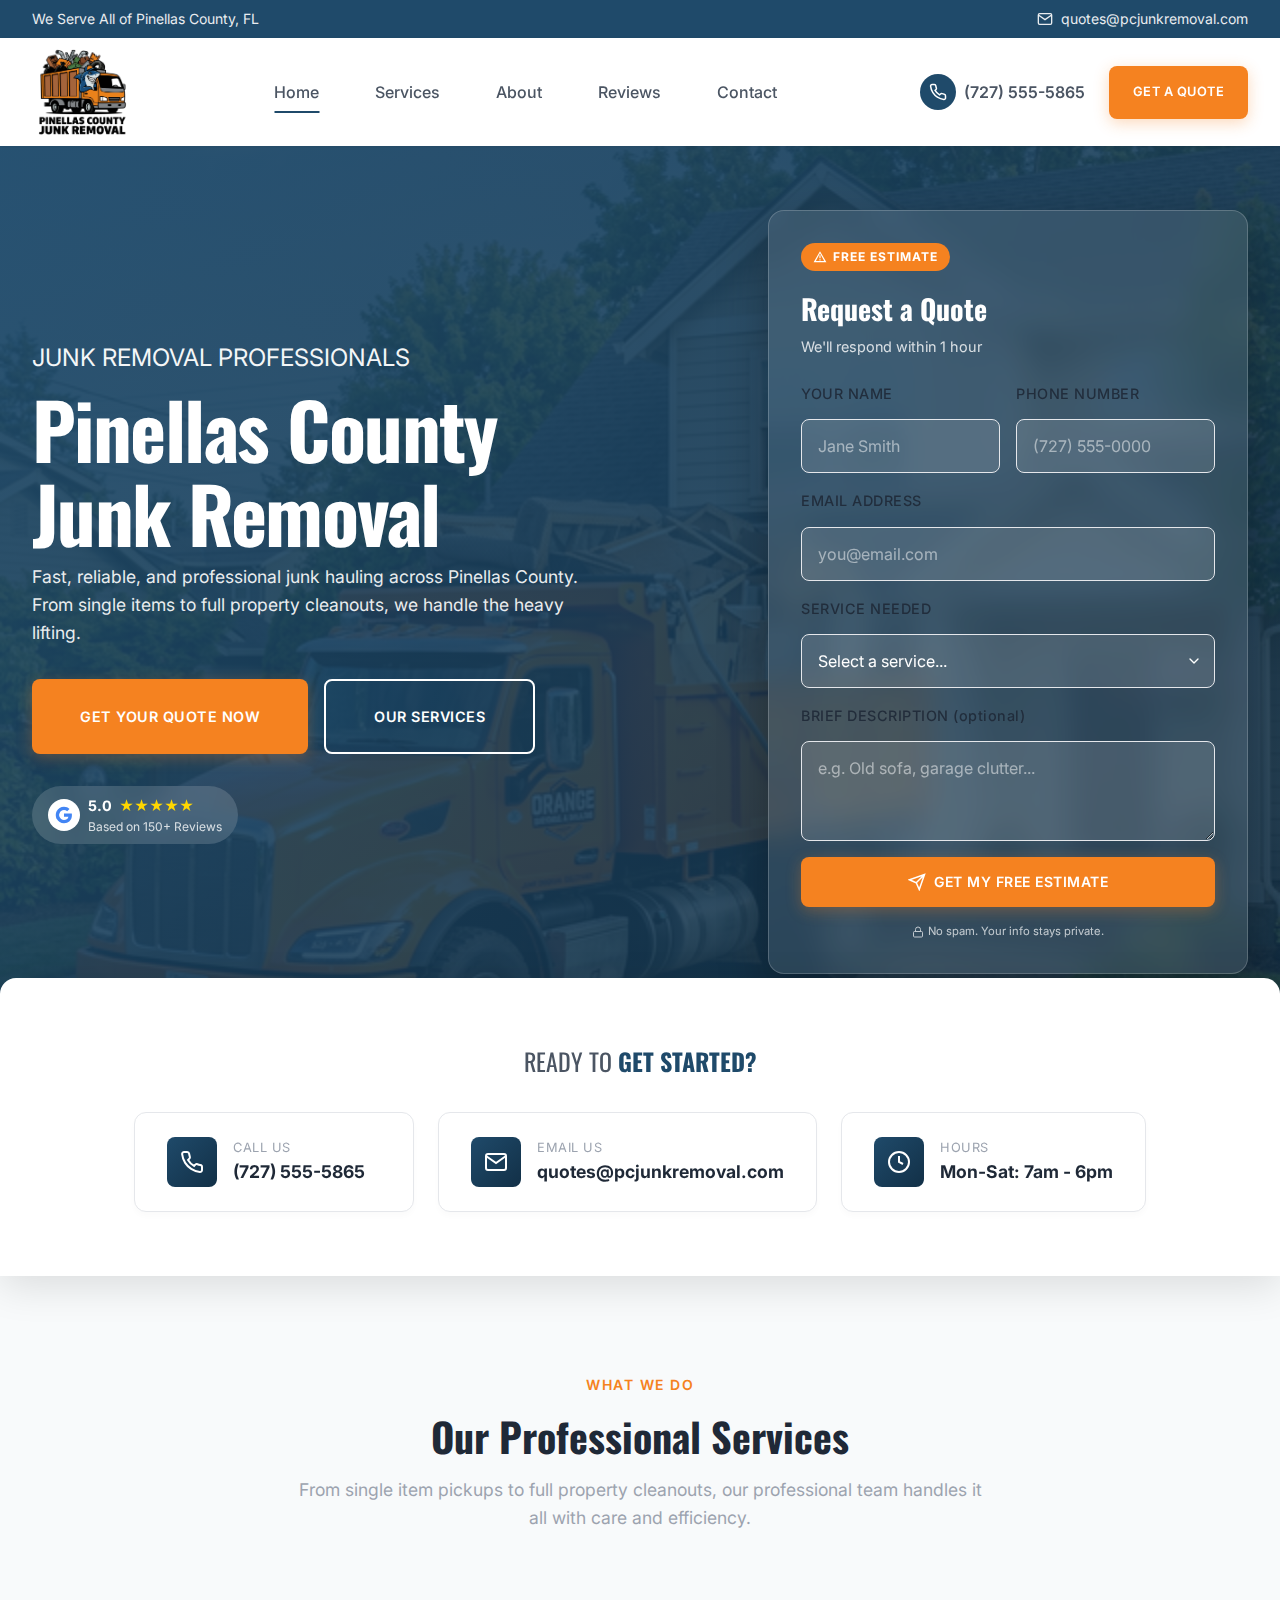
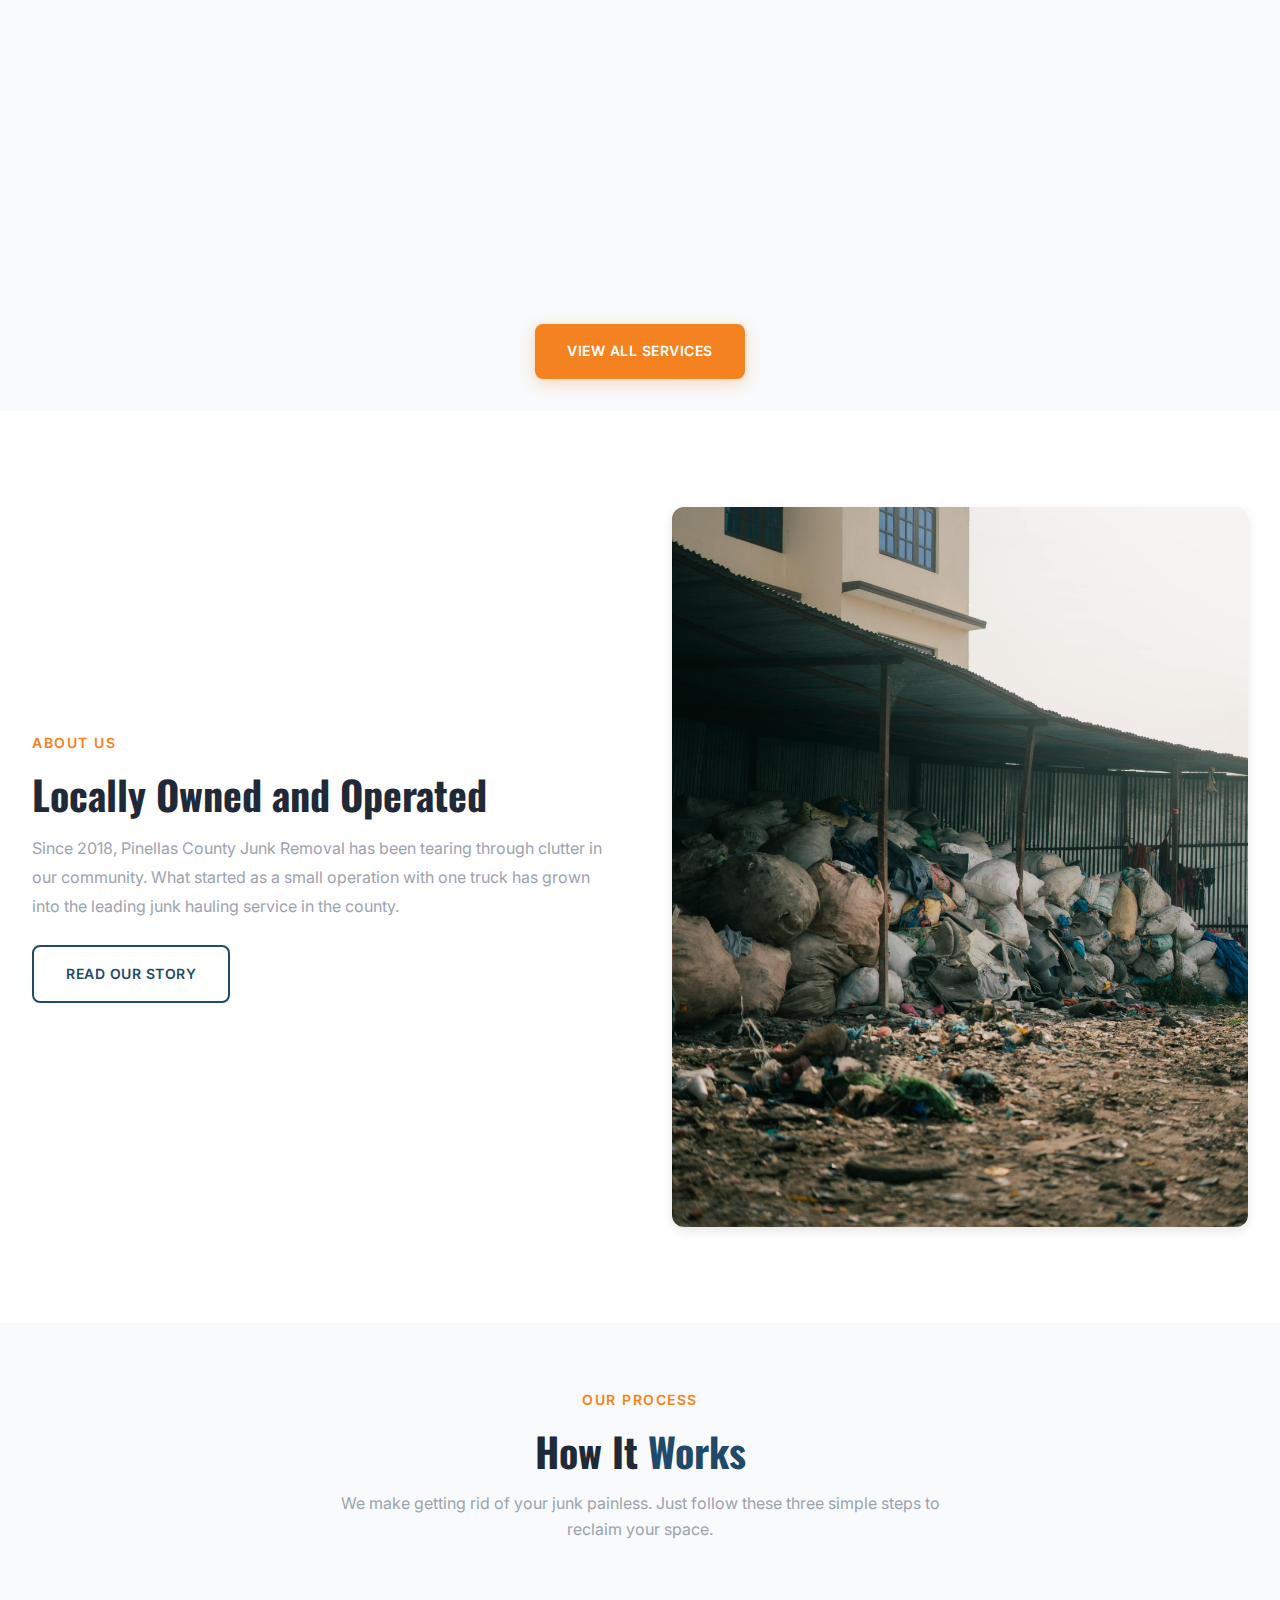
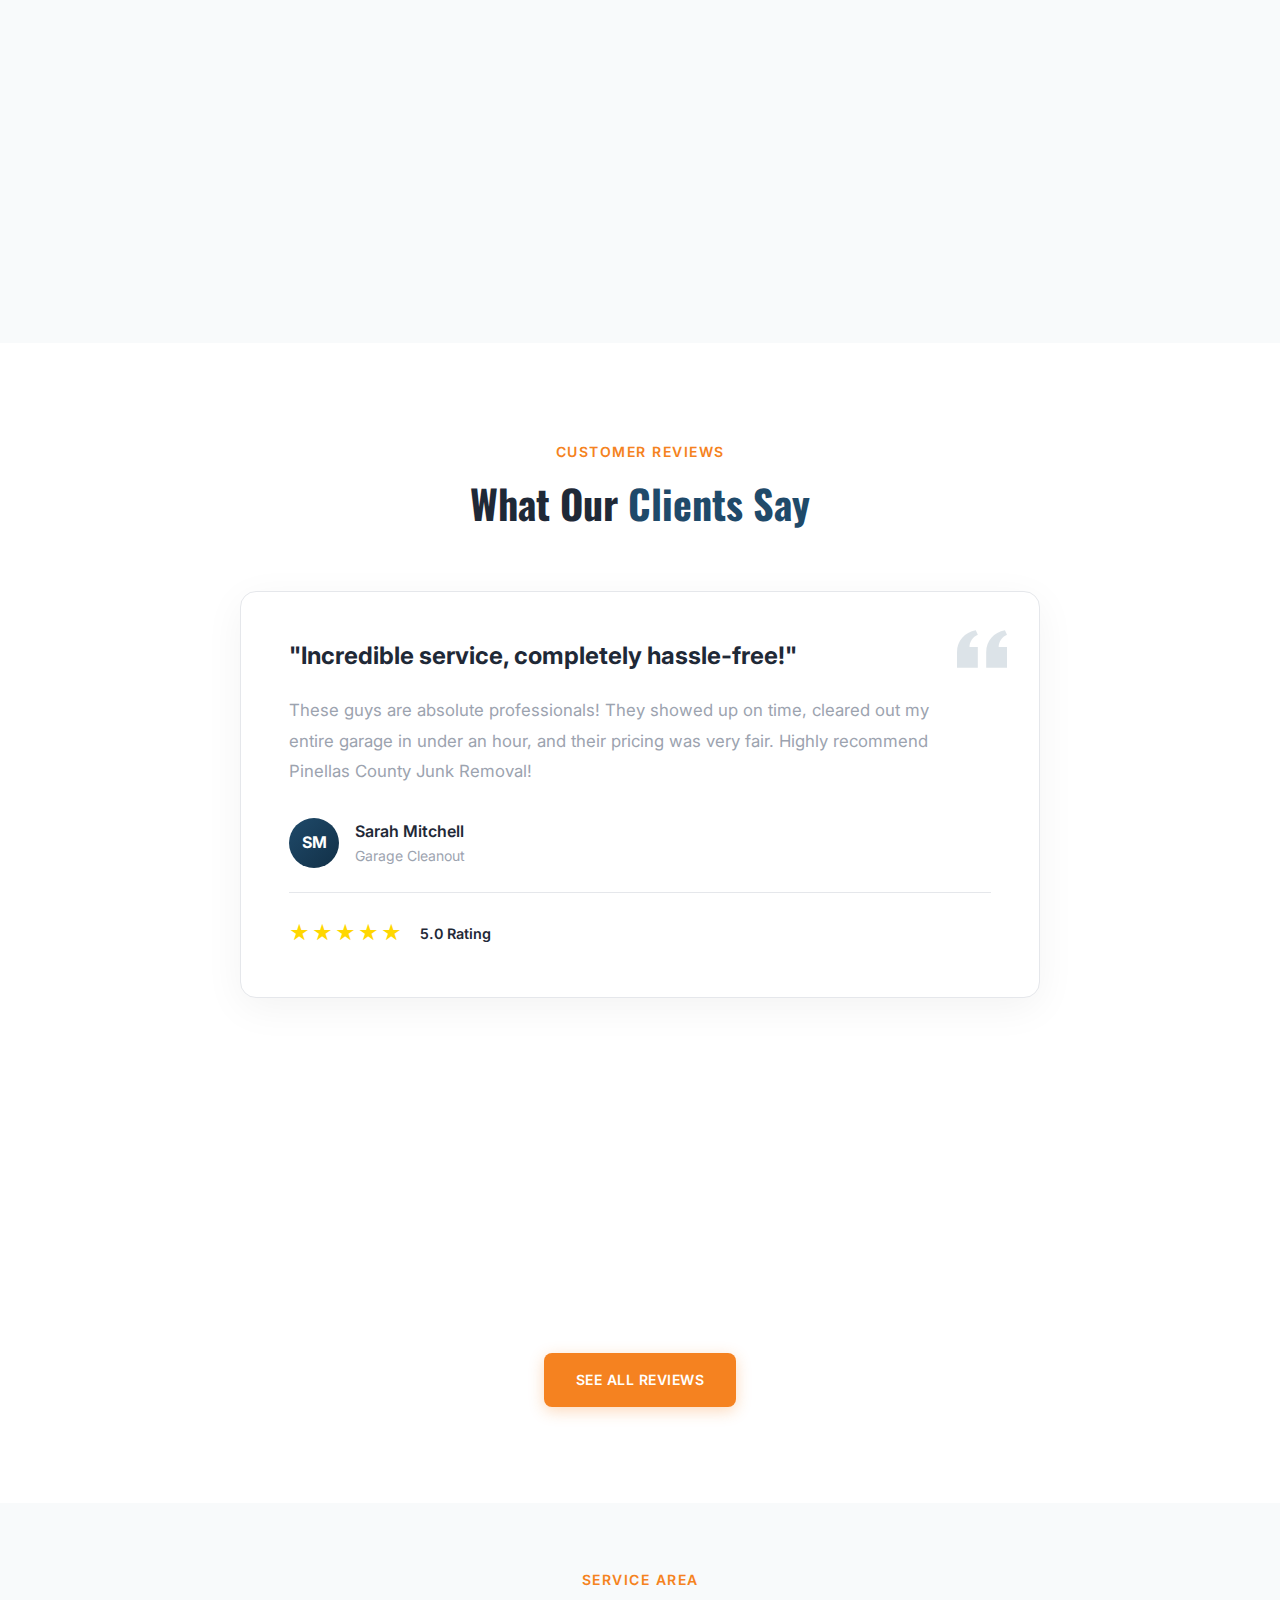
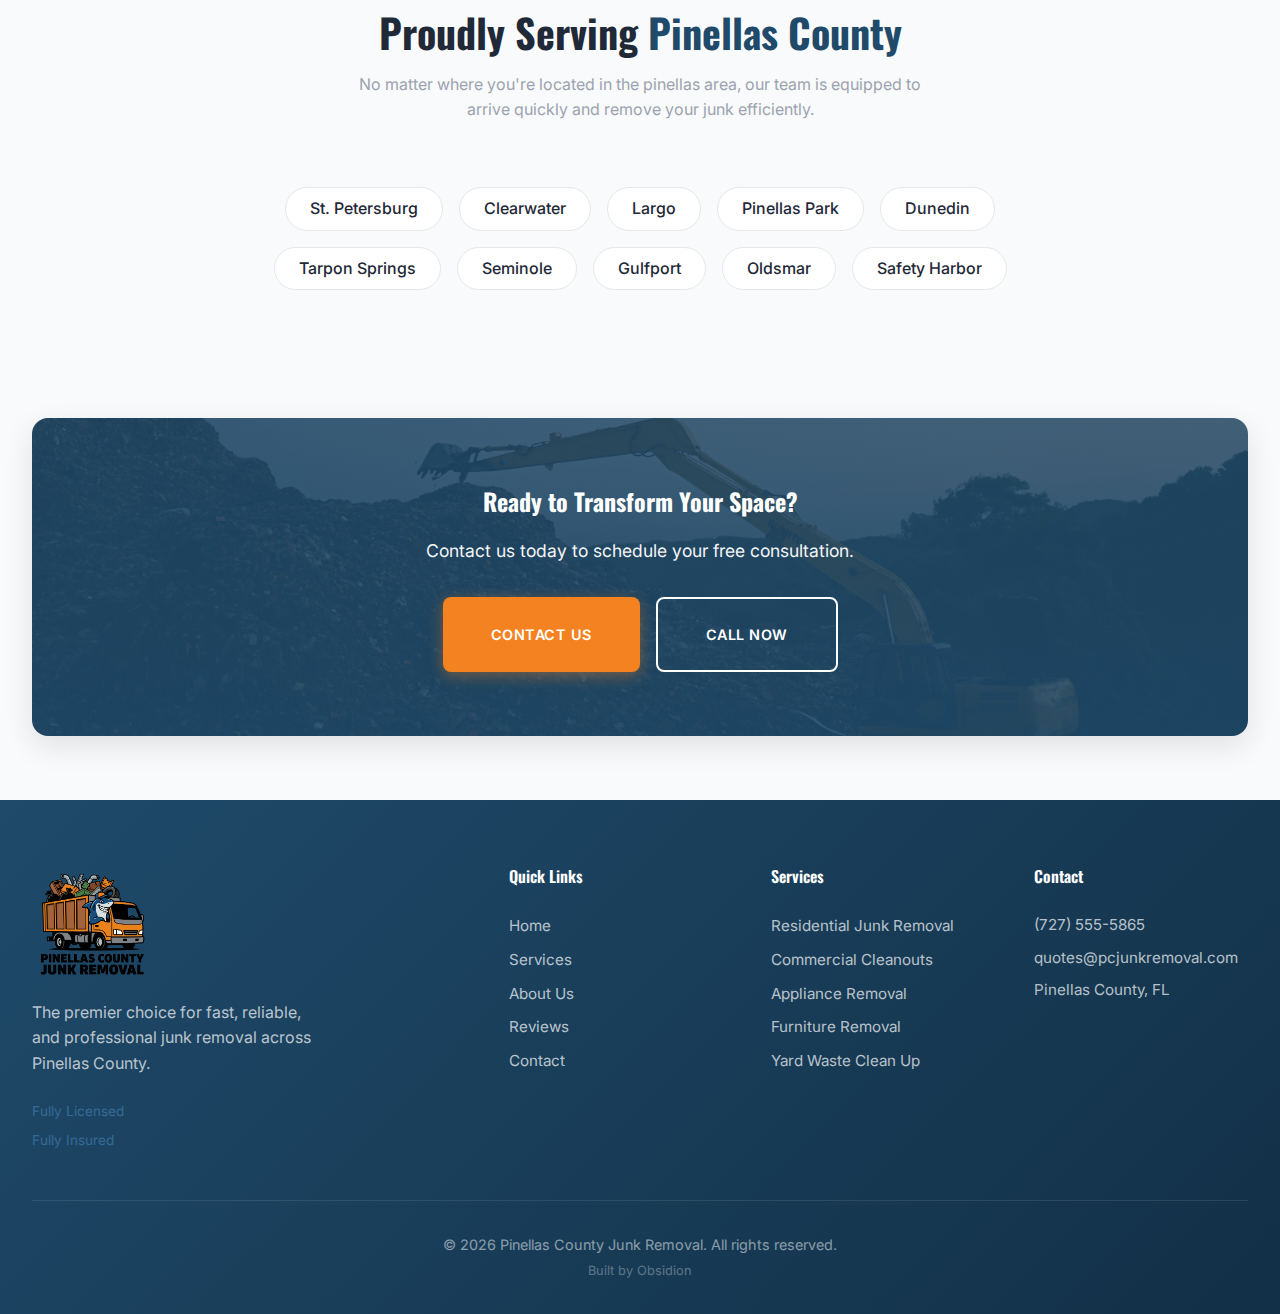
<file: index.html>
<!DOCTYPE html>
<html lang="en">

<head>
    <meta charset="UTF-8">
    <meta name="viewport" content="width=device-width, initial-scale=1.0">
    <title>Pinellas County Junk Removal | Taking a Bite Out of Your Junk!</title>
    <meta name="description"
        content="Expert junk removal services in Pinellas County. We handle everything efficiently so you don't have to.">
    <!-- Open Graph & SEO -->
    <meta property="og:title" content="Pinellas County Junk Removal | Taking a Bite Out of Your Junk!">
    <meta property="og:description"
        content="Expert junk removal services in Pinellas County. We handle everything efficiently so you don't have to.">
    <meta property="og:image" content="assets/og-image.png">
    <meta property="og:url" content="https://www.pcjunkremoval.com/">
    <meta property="og:type" content="website">
    <meta property="og:site_name" content="Pinellas County Junk Removal">
    <meta property="og:locale" content="en_US">
    <link rel="icon" type="image/png" href="assets/logo.png">

    <link rel="preconnect" href="https://fonts.googleapis.com">
    <link rel="preconnect" href="https://fonts.gstatic.com" crossorigin>
    <link href="https://fonts.googleapis.com/css2?family=Inter:wght@400;500;600;700;800&display=swap" rel="stylesheet">
    <link rel="stylesheet" href="styles.css">
</head>

<body>
    <!-- Top Bar -->
    <div class="top-bar">
        <div class="top-bar-content">
            <span class="top-bar-text">We Serve All of Pinellas County, FL</span>
            <a href="mailto:quotes@pcjunkremoval.com" class="top-bar-email">
                <svg viewBox="0 0 24 24" fill="none" stroke="currentColor" stroke-width="2">
                    <path d="M4 4h16c1.1 0 2 .9 2 2v12c0 1.1-.9 2-2 2H4c-1.1 0-2-.9-2-2V6c0-1.1.9-2 2-2z"></path>
                    <polyline points="22,6 12,13 2,6"></polyline>
                </svg>
                quotes@pcjunkremoval.com
            </a>
        </div>
    </div>

    <!-- Navigation -->
    <nav class="navbar" id="navbar">
        <div class="nav-container">
            <a href="index.html" class="logo" aria-label="Pinellas County Junk Removal Home">
                <img src="assets/logo.png" alt="Pinellas County Junk Removal" class="nav-logo-img">
            </a>
            <button class="nav-toggle" id="navToggle" aria-label="Toggle navigation" tabindex="0">
                <span class="hamburger"></span>
            </button>
            <ul class="nav-menu" id="navMenu">
                <li><a href="index.html" class="nav-link active">Home</a></li>
                <li><a href="services.html" class="nav-link">Services</a></li>
                <li><a href="about.html" class="nav-link">About</a></li>
                <li><a href="reviews.html" class="nav-link">Reviews</a></li>
                <li><a href="contact.html" class="nav-link">Contact</a></li>
            </ul>
            <div class="nav-actions">
                <a href="tel:+17275555865" class="nav-phone">
                    <div class="phone-icon-wrapper">
                        <svg viewBox="0 0 24 24" fill="none" stroke="currentColor" stroke-width="2">
                            <path
                                d="M22 16.92v3a2 2 0 01-2.18 2 19.79 19.79 0 01-8.63-3.07 19.5 19.5 0 01-6-6 19.79 19.79 0 01-3.07-8.67A2 2 0 014.11 2h3a2 2 0 012 1.72 12.84 12.84 0 00.7 2.81 2 2 0 01-.45 2.11L8.09 9.91a16 16 0 006 6l1.27-1.27a2 2 0 012.11-.45 12.84 12.84 0 002.81.7A2 2 0 0122 16.92z" />
                        </svg>
                    </div>
                    <span>(727) 555-5865</span>
                </a>
                <a href="tel:+17275555865" class="btn btn-nav-cta">GET A QUOTE</a>
            </div>
        </div>
    </nav>

    <!-- Hero Section -->
    <section class="hero" id="home">
        <div class="hero-bg"></div>
        <div class="hero-overlay"></div>
        <div class="hero-content">
            <div class="hero-text">
                <span class="hero-label">JUNK REMOVAL PROFESSIONALS</span>
                <h1 class="hero-title">Pinellas County Junk Removal</h1>
                <p class="hero-desc">Fast, reliable, and professional junk hauling across Pinellas County. From single
                    items to full property cleanouts, we handle the heavy lifting.</p>
                <div class="hero-cta">
                    <a href="#hero-name" class="btn btn-primary btn-lg">GET YOUR QUOTE NOW</a>
                    <a href="services.html" class="btn btn-secondary btn-lg">Our Services</a>
                </div>

                <div class="hero-badges">
                    <div class="badge">
                        <div class="badge-icon google">
                            <svg viewBox="0 0 24 24" fill="currentColor">
                                <path
                                    d="M22.56 12.25c0-.78-.07-1.53-.2-2.25H12v4.26h5.92c-.26 1.37-1.04 2.53-2.21 3.31v2.77h3.57c2.08-1.92 3.28-4.74 3.28-8.09z" />
                                <path
                                    d="M12 23c2.97 0 5.46-.98 7.28-2.66l-3.57-2.77c-.98.66-2.23 1.06-3.71 1.06-2.86 0-5.29-1.93-6.16-4.53H2.18v2.84C3.99 20.53 7.7 23 12 23z" />
                                <path
                                    d="M5.84 14.09c-.22-.66-.35-1.36-.35-2.09s.13-1.43.35-2.09V7.07H2.18C1.43 8.55 1 10.22 1 12s.43 3.45 1.18 4.93l2.85-2.22.81-.62z" />
                                <path
                                    d="M12 5.38c1.62 0 3.06.56 4.21 1.64l3.15-3.15C17.45 2.09 14.97 1 12 1 7.7 1 3.99 3.47 2.18 7.07l3.66 2.84c.87-2.6 3.3-4.53 6.16-4.53z" />
                            </svg>
                        </div>
                        <div class="badge-content">
                            <span class="badge-rating">5.0 <span class="stars">★★★★★</span></span>
                            <span class="badge-label">Based on 150+ Reviews</span>
                        </div>
                    </div>
                </div>
            </div>
            <div class="hero-visual">
                <div class="hero-form-card">
                    <div class="form-badge">
                        <svg viewBox="0 0 24 24" fill="currentColor">
                            <path
                                d="M12 2L1 21h22L12 2zm0 3.45L19.15 19H4.85L12 5.45zM11 16h2v2h-2v-2zm0-7h2v5h-2V9z" />
                        </svg>
                        FREE ESTIMATE
                    </div>
                    <h2 class="form-title">Request a Quote</h2>
                    <p class="form-subtitle">We'll respond within 1 hour</p>

                    <form class="hero-quote-form" novalidate>
                        <div class="form-row">
                            <div class="form-group">
                                <label for="hero-name">YOUR NAME</label>
                                <input type="text" id="hero-name" placeholder="Jane Smith" required>
                            </div>
                            <div class="form-group">
                                <label for="hero-phone">PHONE NUMBER</label>
                                <input type="tel" id="hero-phone" placeholder="(727) 555-0000" required>
                            </div>
                        </div>

                        <div class="form-group">
                            <label for="hero-email">EMAIL ADDRESS</label>
                            <input type="email" id="hero-email" placeholder="you@email.com" required>
                        </div>

                        <div class="form-group">
                            <label for="hero-service">SERVICE NEEDED</label>
                            <select id="hero-service" required>
                                <option value="" disabled selected>Select a service...</option>
                                <option value="Residential Junk Removal">Residential Junk Removal</option>
                                <option value="Commercial Cleanouts">Commercial Cleanouts</option>
                                <option value="Appliance Removal">Appliance Removal</option>
                                <option value="Furniture Removal">Furniture Removal</option>
                                <option value="Yard Waste Clean Up">Yard Waste Clean Up</option>
                                <option value="Other">Other</option>
                            </select>
                        </div>

                        <div class="form-group">
                            <label for="hero-desc">BRIEF DESCRIPTION (optional)</label>
                            <textarea id="hero-desc" placeholder="e.g. Old sofa, garage clutter..."></textarea>
                        </div>

                        <button type="submit" class="btn btn-primary btn-full">
                            <svg viewBox="0 0 24 24" fill="none" stroke="currentColor" stroke-width="2"
                                style="width: 18px; height: 18px;">
                                <path d="M22 2L11 13M22 2l-7 20-4-9-9-4 20-7z"></path>
                            </svg>
                            GET MY FREE ESTIMATE
                        </button>

                        <p class="form-footer">
                            <svg viewBox="0 0 24 24" fill="none" stroke="currentColor" stroke-width="2"
                                style="width: 12px; height: 12px; margin-right: 4px;">
                                <rect x="3" y="11" width="18" height="11" rx="2" ry="2"></rect>
                                <path d="M7 11V7a5 5 0 0110 0v4"></path>
                            </svg>
                            No spam. Your info stays private.
                        </p>
                    </form>
                </div>
            </div>
        </div>
    </section>

    <!-- Contact Bar Section -->
    <section class="contact-bar" id="book">
        <div class="contact-bar-container">
            <h2 class="contact-bar-title">READY TO <strong>GET STARTED?</strong></h2>
            <div class="contact-bar-cards">
                <a href="tel:+17275555865" class="contact-card">
                    <div class="contact-card-icon">
                        <svg viewBox="0 0 24 24" fill="none" stroke="currentColor" stroke-width="2">
                            <path
                                d="M22 16.92v3a2 2 0 01-2.18 2 19.79 19.79 0 01-8.63-3.07 19.5 19.5 0 01-6-6 19.79 19.79 0 01-3.07-8.67A2 2 0 014.11 2h3a2 2 0 012 1.72 12.84 12.84 0 00.7 2.81 2 2 0 01-.45 2.11L8.09 9.91a16 16 0 006 6l1.27-1.27a2 2 0 012.11-.45 12.84 12.84 0 002.81.7A2 2 0 0122 16.92z" />
                        </svg>
                    </div>
                    <div class="contact-card-content">
                        <span class="contact-card-label">Call Us</span>
                        <span class="contact-card-value">(727) 555-5865</span>
                    </div>
                </a>
                <a href="mailto:quotes@pcjunkremoval.com" class="contact-card">
                    <div class="contact-card-icon">
                        <svg viewBox="0 0 24 24" fill="none" stroke="currentColor" stroke-width="2">
                            <path d="M4 4h16c1.1 0 2 .9 2 2v12c0 1.1-.9 2-2 2H4c-1.1 0-2-.9-2-2V6c0-1.1.9-2 2-2z">
                            </path>
                            <polyline points="22,6 12,13 2,6"></polyline>
                        </svg>
                    </div>
                    <div class="contact-card-content">
                        <span class="contact-card-label">Email Us</span>
                        <span class="contact-card-value">quotes@pcjunkremoval.com</span>
                    </div>
                </a>
                <div class="contact-card hours">
                    <div class="contact-card-icon">
                        <svg viewBox="0 0 24 24" fill="none" stroke="currentColor" stroke-width="2">
                            <circle cx="12" cy="12" r="10"></circle>
                            <polyline points="12 6 12 12 16 14"></polyline>
                        </svg>
                    </div>
                    <div class="contact-card-content">
                        <span class="contact-card-label">Hours</span>
                        <span class="contact-card-value">Mon-Sat: 7am - 6pm</span>
                    </div>
                </div>
            </div>
        </div>
    </section>

    <!-- Services Teaser -->
    <section class="services" id="services" style="padding-bottom: 2rem;">
        <div class="container">
            <div class="section-header">
                <span class="section-label">What We Do</span>
                <h2 class="section-title">Our Professional Services</h2>
                <p class="section-desc">From single item pickups to full property cleanouts, our professional team
                    handles it all with care and efficiency.</p>
            </div>
            <div class="services-grid">
                <!-- Service Card 1 -->
                <div class="service-card">
                    <div class="service-icon">
                        <svg viewBox="0 0 24 24" fill="none" stroke="currentColor" stroke-width="1.5">
                            <path d="M12 22s8-4 8-10V5l-8-3-8 3v7c0 6 8 10 8 10z"></path>
                            <path d="M8 11l3 3 5-5"></path>
                        </svg>
                    </div>
                    <h3 class="service-title">Residential Junk Removal</h3>
                    <p class="service-desc">We clear out clutter from homes, apartments, and garages quickly and
                        carefully.</p>
                </div>
                <!-- Service Card 2 -->
                <div class="service-card">
                    <div class="service-icon">
                        <svg viewBox="0 0 24 24" fill="none" stroke="currentColor" stroke-width="1.5">
                            <rect x="3" y="3" width="18" height="18" rx="2" ry="2"></rect>
                            <line x1="3" y1="9" x2="21" y2="9"></line>
                            <line x1="9" y1="21" x2="9" y2="9"></line>
                        </svg>
                    </div>
                    <h3 class="service-title">Commercial Cleanouts</h3>
                    <p class="service-desc">Professional junk removal for offices, retail spaces, and warehouses. Keep
                        your business running smoothly.</p>
                </div>
                <!-- Service Card 3 -->
                <div class="service-card">
                    <div class="service-icon">
                        <svg viewBox="0 0 24 24" fill="none" stroke="currentColor" stroke-width="1.5">
                            <path d="M3 9l9-7 9 7v11a2 2 0 01-2 2H5a2 2 0 01-2-2z"></path>
                            <polyline points="9 22 9 12 15 12 15 22"></polyline>
                        </svg>
                    </div>
                    <h3 class="service-title">Appliance Removal</h3>
                    <p class="service-desc">Safe and eco-friendly hauling and disposal of old refrigerators, washers,
                        and bulky appliances.</p>
                </div>
            </div>
            <div style="text-align: center; margin-top: 3rem;">
                <a href="services.html" class="btn btn-primary">View All Services</a>
            </div>
        </div>
    </section>

    <!-- About Teaser -->
    <section class="about" id="about" style="background: var(--white);">
        <div class="container">
            <div class="about-grid">
                <div class="about-content">
                    <span class="section-label">About Us</span>
                    <h2 class="section-title">Locally Owned and Operated</h2>
                    <p class="about-text">Since 2018, Pinellas County Junk Removal has been tearing through clutter in
                        our community. What started as a small operation with one truck has grown into the leading junk
                        hauling service in the county.</p>
                    <a href="about.html" class="btn btn-secondary">Read Our Story</a>
                </div>
                <div class="about-visual" style="display: flex; justify-content: center;">
                    <img src="assets/pexels-gaurav-ranjitkar-2476729-14430163.jpg"
                        alt="A professional junk removal crew"
                        style="max-width: 100%; height: auto; border-radius: var(--radius-lg); box-shadow: var(--shadow-md);">
                </div>
            </div>
        </div>
    </section>

    <!-- How It Works -->
    <section class="how-it-works" style="padding: 4rem 0; background: var(--off-white); text-align: center;">
        <div class="container">
            <div class="section-header">
                <span class="section-label">Our Process</span>
                <h2 class="section-title">How It <strong>Works</strong></h2>
                <p style="color: var(--mid-gray); max-width: 600px; margin: 1rem auto 3rem;">We make getting rid of your
                    junk painless. Just follow these three simple steps to reclaim your space.</p>
            </div>
            <div style="display: grid; grid-template-columns: repeat(auto-fit, minmax(280px, 1fr)); gap: 2rem;">
                <div class="service-card" style="text-align: center;">
                    <div
                        style="width: 60px; height: 60px; background: var(--accent); color: white; border-radius: 50%; display: flex; align-items: center; justify-content: center; font-size: 1.5rem; font-weight: bold; margin: 0 auto 1.5rem;">
                        1</div>
                    <h3 style="margin-bottom: 1rem; color: var(--charcoal);">Get a Quote</h3>
                    <p style="color: var(--mid-gray);">Call us or fill out our online form. We'll give you a free,
                        no-obligation estimate based on what you need removed.</p>
                </div>
                <div class="service-card" style="text-align: center;">
                    <div
                        style="width: 60px; height: 60px; background: var(--accent); color: white; border-radius: 50%; display: flex; align-items: center; justify-content: center; font-size: 1.5rem; font-weight: bold; margin: 0 auto 1.5rem;">
                        2</div>
                    <h3 style="margin-bottom: 1rem; color: var(--charcoal);">We Do The Lifting</h3>
                    <p style="color: var(--mid-gray);">Our professional crew arrives on schedule, handles all the heavy
                        lifting, and safely removes your items.</p>
                </div>
                <div class="service-card" style="text-align: center;">
                    <div
                        style="width: 60px; height: 60px; background: var(--accent); color: white; border-radius: 50%; display: flex; align-items: center; justify-content: center; font-size: 1.5rem; font-weight: bold; margin: 0 auto 1.5rem;">
                        3</div>
                    <h3 style="margin-bottom: 1rem; color: var(--charcoal);">Enjoy Your Space</h3>
                    <p style="color: var(--mid-gray);">Once we're done, we sweep the area clean! You get to enjoy your
                        newly reclaimed space completely stress-free.</p>
                </div>
            </div>
        </div>
    </section>

    <!-- Reviews Teaser -->
    <section class="reviews" id="reviews" style="background: var(--white);">
        <div class="container">
            <div class="section-header">
                <span class="section-label">Customer Reviews</span>
                <h2 class="section-title">What Our <strong>Clients Say</strong></h2>
            </div>
            <div class="featured-review" style="margin-bottom: 3rem;">
                <div class="featured-review-card">
                    <div class="featured-review-icon">
                        <svg viewBox="0 0 24 24" fill="currentColor">
                            <path
                                d="M14.017 21v-7.391c0-5.704 3.731-9.57 8.983-10.609l.995 2.151c-2.432.917-3.995 3.638-3.995 5.849h4v10h-9.983zm-14.017 0v-7.391c0-5.704 3.748-9.57 9-10.609l.996 2.151c-2.433.917-3.996 3.638-3.996 5.849h3.983v10h-9.983z" />
                        </svg>
                    </div>
                    <div class="featured-review-content">
                        <p class="featured-review-quote">"Incredible service, completely hassle-free!"</p>
                        <p class="featured-review-text">These guys are absolute professionals! They showed up on time,
                            cleared out my entire garage in under an hour, and their pricing was very fair. Highly
                            recommend Pinellas County Junk Removal!</p>
                        <div class="featured-review-author">
                            <div class="featured-author-avatar">SM</div>
                            <div class="featured-author-info">
                                <span class="featured-author-name">Sarah Mitchell</span>
                                <span class="featured-author-service">Garage Cleanout</span>
                            </div>
                        </div>
                    </div>
                    <div class="featured-review-rating">
                        <span class="stars">★★★★★</span>
                        <span class="rating-text">5.0 Rating</span>
                    </div>
                </div>
            </div>

            <div class="masonry-grid"
                style="display: grid; grid-template-columns: repeat(auto-fill, minmax(300px, 1fr)); gap: 1.5rem; margin-top: 2rem;">
                <div class="testimonial-card">
                    <div class="testimonial-stars" style="color: #FFD700; margin-bottom: 0.5rem;">★★★★★</div>
                    <p class="testimonial-text">"Fantastic service! They took care of our old appliances and yard waste
                        without breaking a sweat."</p>
                    <div class="testimonial-author">
                        <div class="author-avatar" style="width: 40px; height: 40px;">MD</div>
                        <div class="author-info">
                            <span class="author-name">Mike D.</span>
                            <span class="author-location">Appliance Removal</span>
                        </div>
                    </div>
                </div>

                <div class="testimonial-card">
                    <div class="testimonial-stars" style="color: #FFD700; margin-bottom: 0.5rem;">★★★★★</div>
                    <p class="testimonial-text">"Very impressed with their speed and professionalism. They left the area
                        spotless!"</p>
                    <div class="testimonial-author">
                        <div class="author-avatar" style="width: 40px; height: 40px;">JK</div>
                        <div class="author-info">
                            <span class="author-name">Jennifer K.</span>
                            <span class="author-location">Furniture Removal</span>
                        </div>
                    </div>
                </div>

                <div class="testimonial-card">
                    <div class="testimonial-stars" style="color: #FFD700; margin-bottom: 0.5rem;">★★★★★</div>
                    <p class="testimonial-text">"We use them for all our commercial property cleanouts. Always reliable
                        and easy to work with."</p>
                    <div class="testimonial-author">
                        <div class="author-avatar" style="width: 40px; height: 40px;">DR</div>
                        <div class="author-info">
                            <span class="author-name">David R.</span>
                            <span class="author-location">Office Cleanout</span>
                        </div>
                    </div>
                </div>
            </div>

            <div style="text-align: center; margin-top: 3rem;">
                <a href="reviews.html" class="btn btn-primary">See All Reviews</a>
            </div>
        </div>
    </section>

    <!-- Areas We Serve -->
    <section class="locations" style="padding: 4rem 0; background: var(--off-white); text-align: center;">
        <div class="container">
            <div class="section-header">
                <span class="section-label">Service Area</span>
                <h2 class="section-title">Proudly Serving <strong>Pinellas County</strong></h2>
                <p style="color: var(--mid-gray); max-width: 600px; margin: 1rem auto 2rem;">No matter where you're
                    located in the pinellas area, our team is equipped to arrive quickly and remove your junk
                    efficiently.</p>
            </div>
            <div
                style="display: flex; flex-wrap: wrap; justify-content: center; gap: 1rem; max-width: 800px; margin: 0 auto;">
                <span
                    style="background: var(--white); padding: 0.5rem 1.5rem; border-radius: 2rem; border: 1px solid var(--light-gray); font-weight: 500; color: var(--charcoal);">St.
                    Petersburg</span>
                <span
                    style="background: var(--white); padding: 0.5rem 1.5rem; border-radius: 2rem; border: 1px solid var(--light-gray); font-weight: 500; color: var(--charcoal);">Clearwater</span>
                <span
                    style="background: var(--white); padding: 0.5rem 1.5rem; border-radius: 2rem; border: 1px solid var(--light-gray); font-weight: 500; color: var(--charcoal);">Largo</span>
                <span
                    style="background: var(--white); padding: 0.5rem 1.5rem; border-radius: 2rem; border: 1px solid var(--light-gray); font-weight: 500; color: var(--charcoal);">Pinellas
                    Park</span>
                <span
                    style="background: var(--white); padding: 0.5rem 1.5rem; border-radius: 2rem; border: 1px solid var(--light-gray); font-weight: 500; color: var(--charcoal);">Dunedin</span>
                <span
                    style="background: var(--white); padding: 0.5rem 1.5rem; border-radius: 2rem; border: 1px solid var(--light-gray); font-weight: 500; color: var(--charcoal);">Tarpon
                    Springs</span>
                <span
                    style="background: var(--white); padding: 0.5rem 1.5rem; border-radius: 2rem; border: 1px solid var(--light-gray); font-weight: 500; color: var(--charcoal);">Seminole</span>
                <span
                    style="background: var(--white); padding: 0.5rem 1.5rem; border-radius: 2rem; border: 1px solid var(--light-gray); font-weight: 500; color: var(--charcoal);">Gulfport</span>
                <span
                    style="background: var(--white); padding: 0.5rem 1.5rem; border-radius: 2rem; border: 1px solid var(--light-gray); font-weight: 500; color: var(--charcoal);">Oldsmar</span>
                <span
                    style="background: var(--white); padding: 0.5rem 1.5rem; border-radius: 2rem; border: 1px solid var(--light-gray); font-weight: 500; color: var(--charcoal);">Safety
                    Harbor</span>
            </div>
        </div>
    </section>

    <!-- Final CTA -->
    <section class="contact" style="padding: 4rem 0;">
        <div class="container">
            <div class="cta-banner"
                style="background: linear-gradient(rgba(31, 74, 106, 0.85), rgba(31, 74, 106, 0.9)), url('assets/pexels-mumtahina-tanni-1080117-3230538.jpg') center/cover no-repeat; color: white; padding: 4rem 3rem; border-radius: var(--radius-xl); text-align: center; box-shadow: 0 10px 30px rgba(0, 0, 0, 0.1);">
                <h2 style="margin-bottom: 1rem; color: white;">Ready to Transform Your Space?</h2>
                <p style="margin-bottom: 2rem; opacity: 0.95; font-size: 1.1rem;">Contact us today to schedule your free
                    consultation.</p>
                <div style="display: flex; gap: 1rem; justify-content: center; flex-wrap: wrap;">
                    <a href="contact.html" class="btn btn-primary btn-lg"
                        style="box-shadow: 0 4px 15px rgba(245, 130, 32, 0.4);">Contact Us</a>
                    <a href="tel:+17275555865" class="btn btn-secondary btn-lg"
                        style="background: transparent; color: white; border-color: white;">Call Now</a>
                </div>
            </div>
        </div>
    </section>

    <!-- Footer -->
    <footer class="footer">
        <div class="container">
            <div class="footer-grid">
                <div class="footer-brand">
                    <a href="index.html" class="footer-logo" aria-label="Pinellas County Junk Removal">
                        <img src="assets/logo.png" alt="Pinellas County Junk Removal" class="footer-logo-img">
                    </a>
                    <p class="footer-desc">The premier choice for fast, reliable, and professional junk removal across
                        Pinellas County.</p>
                    <div class="footer-certifications">
                        <span class="certification">Fully Licensed</span>
                        <span class="certification">Fully Insured</span>
                    </div>
                </div>
                <div class="footer-links">
                    <h4>Quick Links</h4>
                    <ul>
                        <li><a href="index.html">Home</a></li>
                        <li><a href="services.html">Services</a></li>
                        <li><a href="about.html">About Us</a></li>
                        <li><a href="reviews.html">Reviews</a></li>
                        <li><a href="contact.html">Contact</a></li>
                    </ul>
                </div>
                <div class="footer-services">
                    <h4>Services</h4>
                    <ul>
                        <li><a href="services.html">Residential Junk Removal</a></li>
                        <li><a href="services.html">Commercial Cleanouts</a></li>
                        <li><a href="services.html">Appliance Removal</a></li>
                        <li><a href="services.html">Furniture Removal</a></li>
                        <li><a href="services.html">Yard Waste Clean Up</a></li>
                    </ul>
                </div>
                <div class="footer-contact">
                    <h4>Contact</h4>
                    <p><a href="tel:+17275555865">(727) 555-5865</a></p>
                    <p><a href="mailto:quotes@pcjunkremoval.com">quotes@pcjunkremoval.com</a></p>
                    <p>Pinellas County, FL</p>
                </div>
            </div>
            <div class="footer-bottom">
                <p>&copy; 2026 Pinellas County Junk Removal. All rights reserved.</p>
                <p style="margin-top: 5px; font-size: 0.8rem; opacity: 0.6;">Built by Obsidion</p>
            </div>
        </div>
    </footer>

    <script src="script.js"></script>
</body>

</html>
</file>
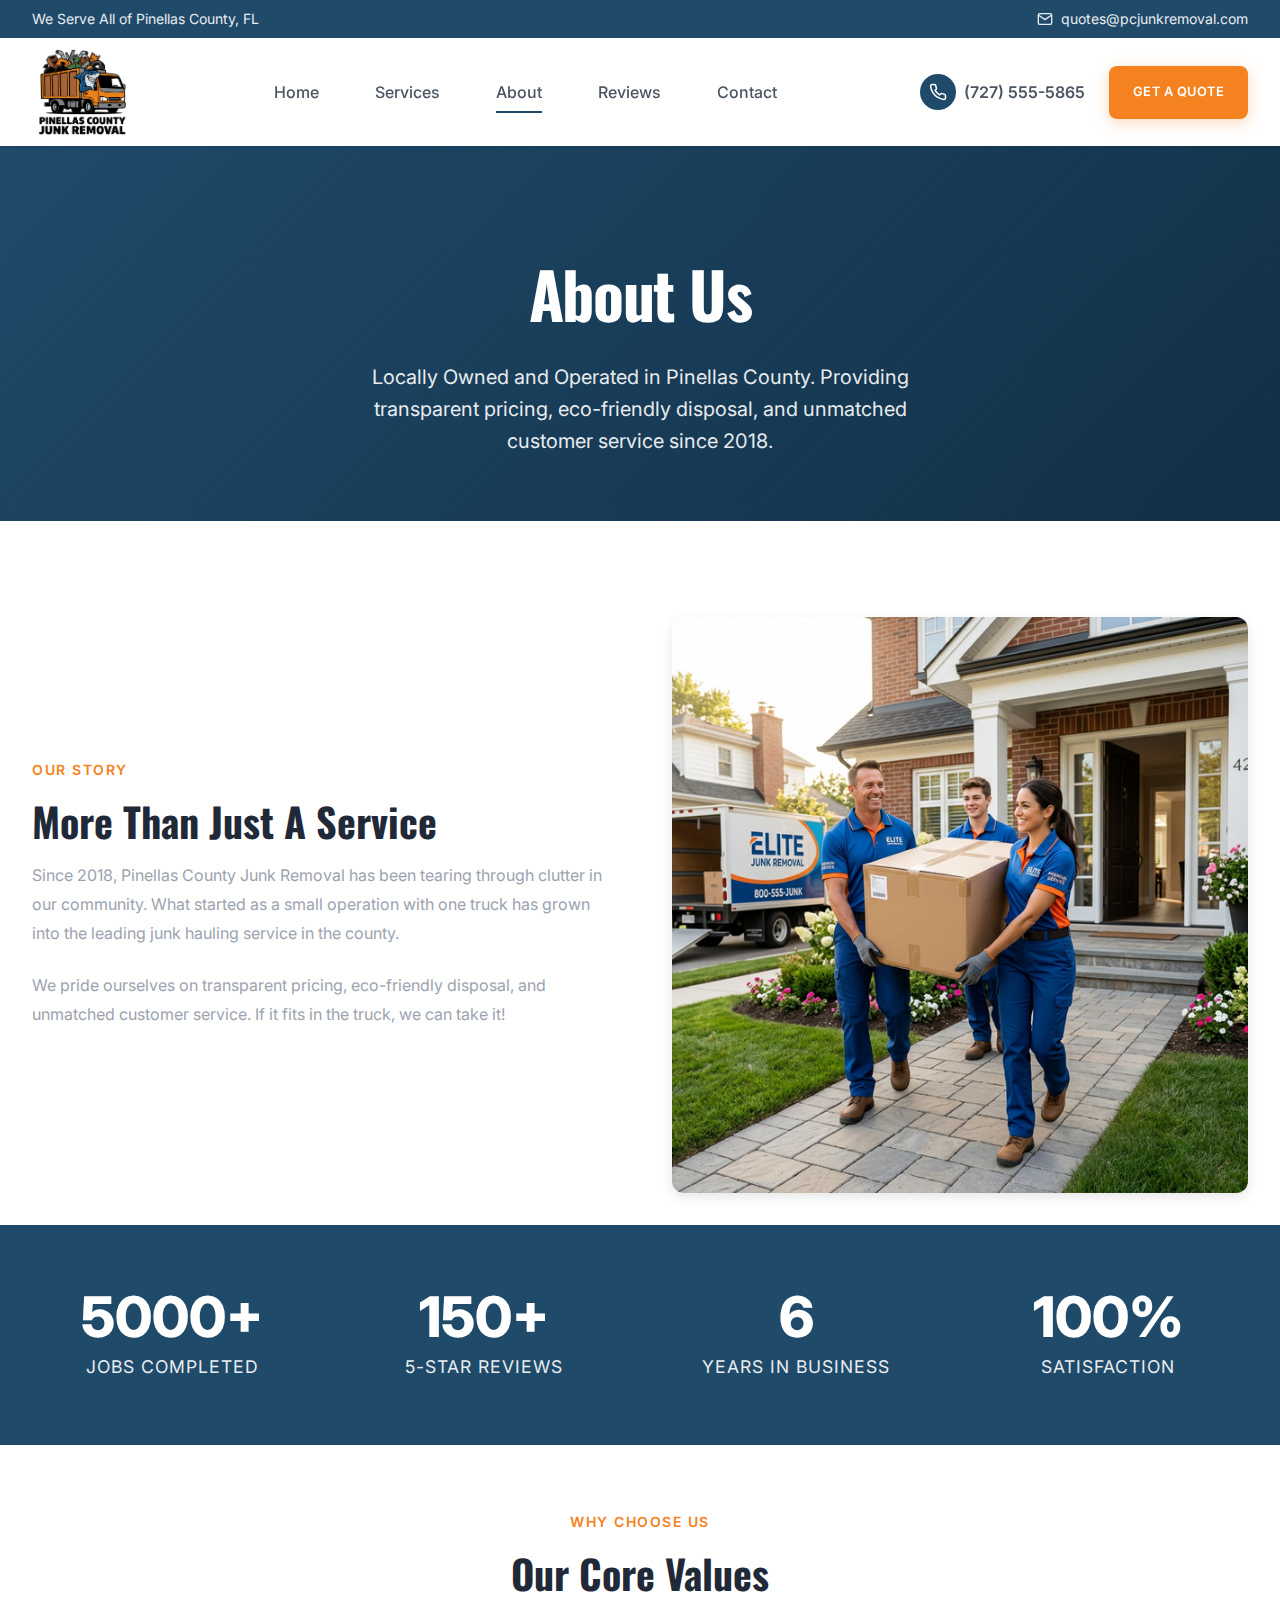
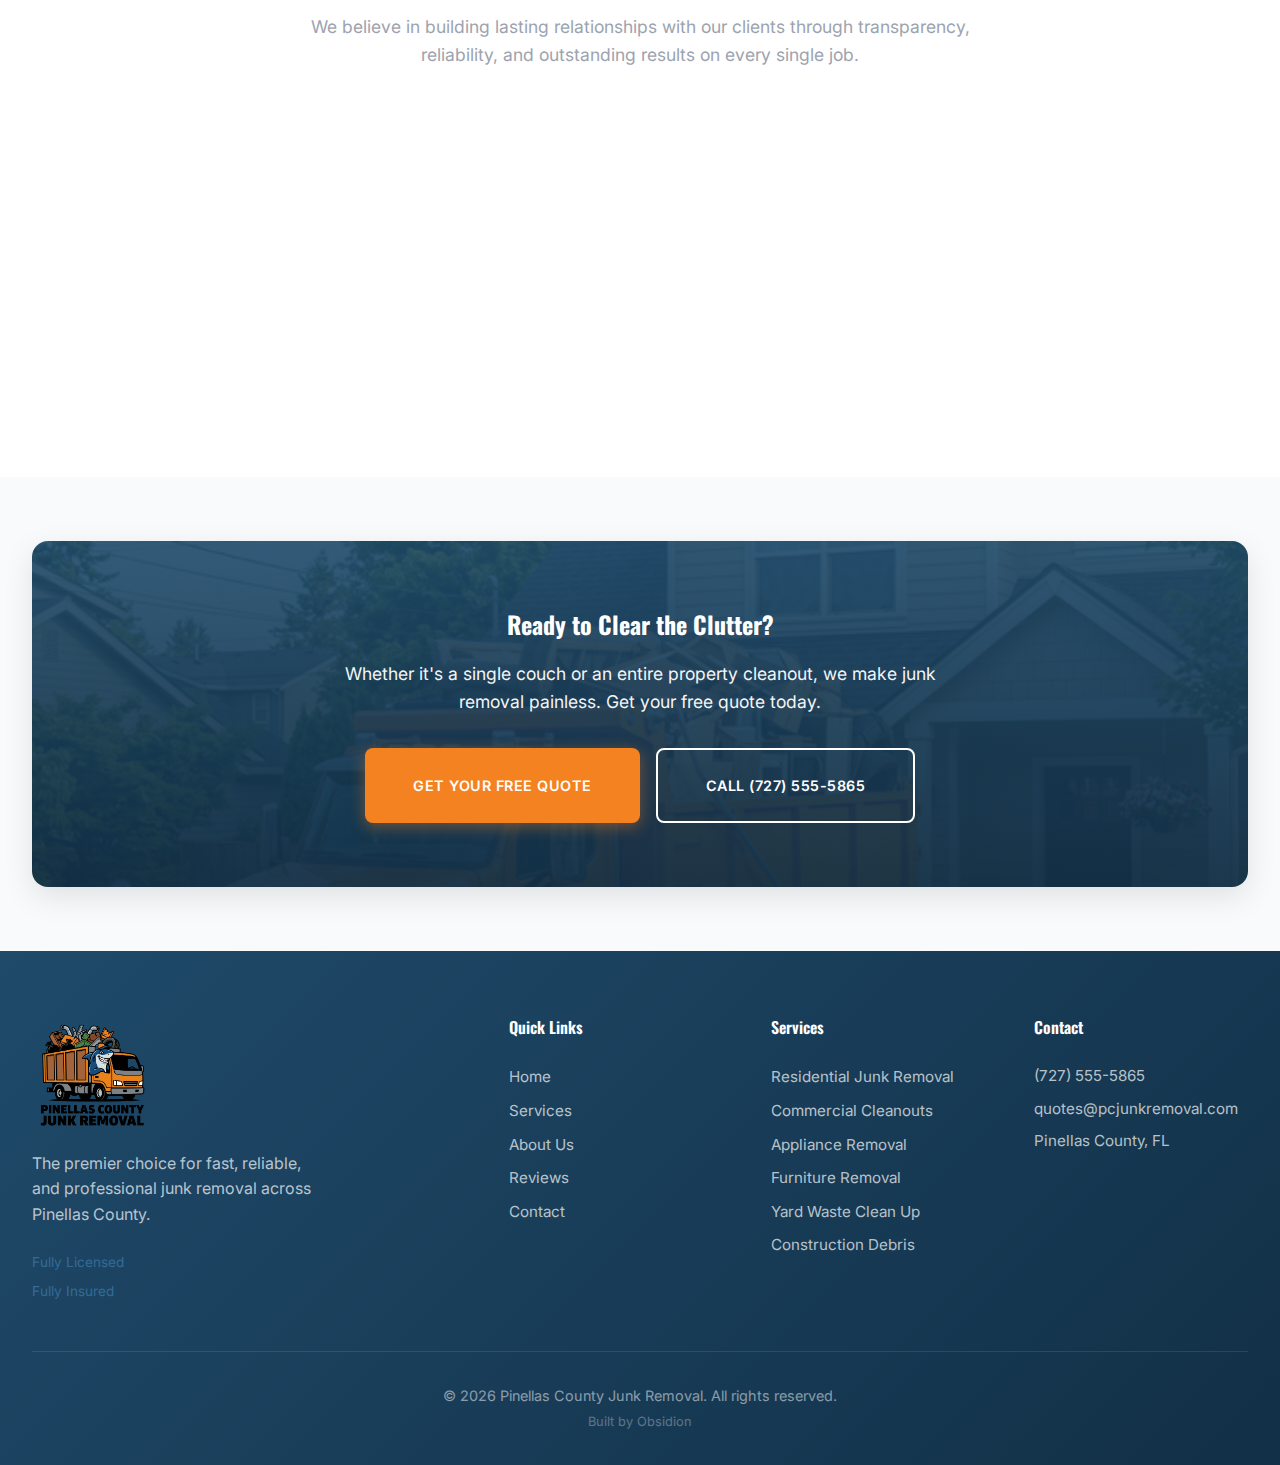
<file: about.html>
<!DOCTYPE html>
<html lang="en">

<head>
    <meta charset="UTF-8">
    <meta name="viewport" content="width=device-width, initial-scale=1.0">
    <title>About Us | Pinellas County Junk Removal</title>
    <meta name="description"
        content="Learn about our story, our values, and why we are the best choice for your needs.">
    <!-- Open Graph & SEO -->
    <meta property="og:title" content="About Us | Pinellas County Junk Removal">
    <meta property="og:description"
        content="Learn about our story, our values, and why we are the best choice for your needs.">
    <meta property="og:image" content="assets/og-image.png">
    <meta property="og:url" content="https://www.pcjunkremoval.com/about.html">
    <meta property="og:type" content="website">
    <meta property="og:site_name" content="Pinellas County Junk Removal">
    <meta property="og:locale" content="en_US">
    <link rel="icon" type="image/png" href="assets/logo.png">

    <link rel="preconnect" href="https://fonts.googleapis.com">
    <link rel="preconnect" href="https://fonts.gstatic.com" crossorigin>
    <link href="https://fonts.googleapis.com/css2?family=Inter:wght@400;500;600;700;800&display=swap" rel="stylesheet">
    <link rel="stylesheet" href="styles.css">
    <style>
        /* Page Specific Styles */
        .page-hero {
            background: var(--gradient-primary);
            color: var(--white);
            padding: var(--space-4xl) 0 var(--space-2xl);
            text-align: center;
            position: relative;
            overflow: hidden;
        }

        .page-hero::before {
            content: '';
            position: absolute;
            top: 0;
            left: 0;
            width: 100%;
            height: 100%;
            background: rgba(255, 255, 255, 0.05);
            /* Subtle overlay replacement */
            opacity: 0.1;
        }

        .page-hero-content {
            position: relative;
            z-index: 2;
            max-width: 800px;
            margin: 0 auto;
            padding: 0 var(--space-xl);
        }

        .page-title {
            font-size: clamp(2.5rem, 5vw, 4rem);
            font-weight: 800;
            margin-bottom: var(--space-md);
            letter-spacing: -0.02em;
        }

        .page-subtitle {
            font-size: 1.25rem;
            opacity: 0.9;
            max-width: 600px;
            margin: 0 auto;
            line-height: 1.6;
            margin-bottom: var(--space-md);
        }

        .stats-bar {
            background: var(--primary);
            color: var(--white);
            padding: var(--space-3xl) 0;
        }

        .stats-grid {
            display: grid;
            grid-template-columns: repeat(auto-fit, minmax(200px, 1fr));
            gap: var(--space-xl);
            text-align: center;
        }

        .stats-grid .stat-number {
            font-size: 3.5rem;
            font-weight: 800;
            display: block;
            margin-bottom: var(--space-xs);
            color: var(--white);
        }

        .stats-grid .stat-label {
            font-size: 1.1rem;
            opacity: 0.9;
            text-transform: uppercase;
            letter-spacing: 1px;
            color: var(--white);
        }
    </style>
</head>

<body>
    <!-- Top Bar -->
    <div class="top-bar">
        <div class="top-bar-content">
            <span class="top-bar-text">We Serve All of Pinellas County, FL</span>
            <a href="mailto:quotes@pcjunkremoval.com" class="top-bar-email">
                <svg viewBox="0 0 24 24" fill="none" stroke="currentColor" stroke-width="2">
                    <path d="M4 4h16c1.1 0 2 .9 2 2v12c0 1.1-.9 2-2 2H4c-1.1 0-2-.9-2-2V6c0-1.1.9-2 2-2z"></path>
                    <polyline points="22,6 12,13 2,6"></polyline>
                </svg>
                quotes@pcjunkremoval.com
            </a>
        </div>
    </div>

    <!-- Navigation -->
    <nav class="navbar" id="navbar">
        <div class="nav-container">
            <a href="index.html" class="logo" aria-label="Pinellas County Junk Removal Home">
                <img src="assets/logo.png" alt="Pinellas County Junk Removal" class="nav-logo-img">
            </a>
            <button class="nav-toggle" id="navToggle" aria-label="Toggle navigation" tabindex="0">
                <span class="hamburger"></span>
            </button>
            <ul class="nav-menu" id="navMenu">
                <li><a href="index.html" class="nav-link">Home</a></li>
                <li><a href="services.html" class="nav-link">Services</a></li>
                <li><a href="about.html" class="nav-link active">About</a></li>
                <li><a href="reviews.html" class="nav-link">Reviews</a></li>
                <li><a href="contact.html" class="nav-link">Contact</a></li>
            </ul>
            <div class="nav-actions">
                <a href="tel:+17275555865" class="nav-phone">
                    <div class="phone-icon-wrapper">
                        <svg viewBox="0 0 24 24" fill="none" stroke="currentColor" stroke-width="2">
                            <path
                                d="M22 16.92v3a2 2 0 01-2.18 2 19.79 19.79 0 01-8.63-3.07 19.5 19.5 0 01-6-6 19.79 19.79 0 01-3.07-8.67A2 2 0 014.11 2h3a2 2 0 012 1.72 12.84 12.84 0 00.7 2.81 2 2 0 01-.45 2.11L8.09 9.91a16 16 0 006 6l1.27-1.27a2 2 0 012.11-.45 12.84 12.84 0 002.81.7A2 2 0 0122 16.92z" />
                        </svg>
                    </div>
                    <span>(727) 555-5865</span>
                </a>
                <a href="tel:+17275555865" class="btn btn-nav-cta">GET A QUOTE</a>
            </div>
        </div>
    </nav>

    <!-- Page Hero -->
    <header class="page-hero">
        <div class="page-hero-content">
            <h1 class="page-title">About Us</h1>
            <p class="page-subtitle">Locally Owned and Operated in Pinellas County. Providing transparent pricing,
                eco-friendly disposal, and unmatched customer service since 2018.</p>
        </div>
    </header>

    <!-- Our Story Section -->
    <section class="about" style="padding-bottom: 2rem;">
        <div class="container">
            <div class="about-grid">
                <div class="about-content">
                    <span class="section-label">Our Story</span>
                    <h2 class="section-title">More Than Just A Service</h2>
                    <p class="about-text">Since 2018, Pinellas County Junk Removal has been tearing through clutter in
                        our community. What started as a small operation with one truck has grown into the leading junk
                        hauling service in the county.</p>
                    <p class="about-text">We pride ourselves on transparent pricing, eco-friendly disposal, and
                        unmatched customer service. If it fits in the truck, we can take it!</p>
                </div>
                <div class="about-visual">
                    <img src="assets/about-image.png" alt="Our team at Pinellas County Junk Removal"
                        style="max-width: 100%; height: auto; border-radius: var(--radius-lg); box-shadow: var(--shadow-md);">
                </div>
            </div>
        </div>
    </section>

    <!-- Stats Bar -->
    <section class="stats-bar">
        <div class="container">
            <div class="stats-grid">
                <div>
                    <span class="stat-number">5000+</span>
                    <span class="stat-label">Jobs Completed</span>
                </div>
                <div>
                    <span class="stat-number">150+</span>
                    <span class="stat-label">5-Star Reviews</span>
                </div>
                <div>
                    <span class="stat-number">6</span>
                    <span class="stat-label">Years in Business</span>
                </div>
                <div>
                    <span class="stat-number">100%</span>
                    <span class="stat-label">Satisfaction</span>
                </div>
            </div>
        </div>
    </section>

    <!-- Values Section -->
    <section class="services" style="padding-top: 4rem; padding-bottom: 4rem; background: var(--white);">
        <div class="container">
            <div class="section-header">
                <span class="section-label">Why Choose Us</span>
                <h2 class="section-title">Our Core Values</h2>
                <p class="section-desc">We believe in building lasting relationships with our clients through
                    transparency, reliability, and outstanding results on every single job.</p>
            </div>
            <div class="services-grid">
                <div class="service-card">
                    <div class="service-icon">
                        <svg viewBox="0 0 24 24" fill="none" stroke="currentColor" stroke-width="1.5">
                            <path d="M12 22s8-4 8-10V5l-8-3-8 3v7c0 6 8 10 8 10z"></path>
                            <path d="M9 12l2 2 4-4"></path>
                        </svg>
                    </div>
                    <h3 class="service-title">Same-Day Service</h3>
                    <p class="service-desc">Need it gone fast? We offer same-day and next-day removal options in most
                        areas so you don't have to wait.</p>
                </div>
                <div class="service-card">
                    <div class="service-icon">
                        <svg viewBox="0 0 24 24" fill="none" stroke="currentColor" stroke-width="1.5">
                            <circle cx="12" cy="12" r="10"></circle>
                            <path d="M12 6v6l4 2"></path>
                        </svg>
                    </div>
                    <h3 class="service-title">Eco-Friendly Disposal</h3>
                    <p class="service-desc">We recycle or donate up to 70% of the items we take, keeping them out of
                        landfills and helping our community.</p>
                </div>
                <div class="service-card">
                    <div class="service-icon">
                        <svg viewBox="0 0 24 24" fill="none" stroke="currentColor" stroke-width="1.5">
                            <path d="M22 11.08V12a10 10 0 1 1-5.93-9.14"></path>
                            <polyline points="22 4 12 14.01 9 11.01"></polyline>
                        </svg>
                    </div>
                    <h3 class="service-title">Transparent Pricing</h3>
                    <p class="service-desc">No hidden fees. You get a clear, upfront estimate before we lift a single
                        item. What you are quoted is what you pay.</p>
                </div>
            </div>
        </div>
    </section>

    <!-- CTA Section -->
    <section style="padding: 4rem 0; background: var(--off-white);">
        <div class="container">
            <div
                style="background: linear-gradient(rgba(31, 74, 106, 0.9), rgba(18, 48, 71, 0.95)), url('assets/hero-bg.png') center/cover no-repeat; color: white; padding: 4rem 3rem; border-radius: var(--radius-xl); text-align: center; box-shadow: 0 10px 30px rgba(0, 0, 0, 0.1);">
                <h2 style="margin-bottom: 1rem; color: white;">Ready to Clear the Clutter?</h2>
                <p
                    style="margin-bottom: 2rem; opacity: 0.95; font-size: 1.1rem; max-width: 600px; margin-left: auto; margin-right: auto;">
                    Whether it's a single couch or an entire property cleanout, we make junk removal painless. Get your
                    free quote today.</p>
                <div style="display: flex; gap: 1rem; justify-content: center; flex-wrap: wrap;">
                    <a href="contact.html" class="btn btn-primary btn-lg"
                        style="box-shadow: 0 4px 15px rgba(245, 130, 32, 0.4);">Get Your Free Quote</a>
                    <a href="tel:+17275555865" class="btn btn-secondary btn-lg"
                        style="background: transparent; color: white; border-color: white;">Call (727) 555-5865</a>
                </div>
            </div>
        </div>
    </section>

    <!-- Footer -->
    <footer class="footer">
        <div class="container">
            <div class="footer-grid">
                <div class="footer-brand">
                    <a href="index.html" class="footer-logo" aria-label="Pinellas County Junk Removal">
                        <img src="assets/logo.png" alt="Pinellas County Junk Removal" class="footer-logo-img">
                    </a>
                    <p class="footer-desc">The premier choice for fast, reliable, and professional junk removal across
                        Pinellas County.</p>
                    <div class="footer-certifications">
                        <span class="certification">Fully Licensed</span>
                        <span class="certification">Fully Insured</span>
                    </div>
                </div>
                <div class="footer-links">
                    <h4>Quick Links</h4>
                    <ul>
                        <li><a href="index.html">Home</a></li>
                        <li><a href="services.html">Services</a></li>
                        <li><a href="about.html">About Us</a></li>
                        <li><a href="reviews.html">Reviews</a></li>
                        <li><a href="contact.html">Contact</a></li>
                    </ul>
                </div>
                <div class="footer-services">
                    <h4>Services</h4>
                    <ul>
                        <li><a href="services.html">Residential Junk Removal</a></li>
                        <li><a href="services.html">Commercial Cleanouts</a></li>
                        <li><a href="services.html">Appliance Removal</a></li>
                        <li><a href="services.html">Furniture Removal</a></li>
                        <li><a href="services.html">Yard Waste Clean Up</a></li>
                        <li><a href="services.html">Construction Debris</a></li>
                    </ul>
                </div>
                <div class="footer-contact">
                    <h4>Contact</h4>
                    <p><a href="tel:+17275555865">(727) 555-5865</a></p>
                    <p><a href="mailto:quotes@pcjunkremoval.com">quotes@pcjunkremoval.com</a></p>
                    <p>Pinellas County, FL</p>
                </div>
            </div>
            <div class="footer-bottom">
                <p>&copy; 2026 Pinellas County Junk Removal. All rights reserved.</p>
                <p style="margin-top: 5px; font-size: 0.8rem; opacity: 0.6;">Built by Obsidion</p>
            </div>
        </div>
    </footer>

    <script src="script.js"></script>
</body>

</html>
</file>
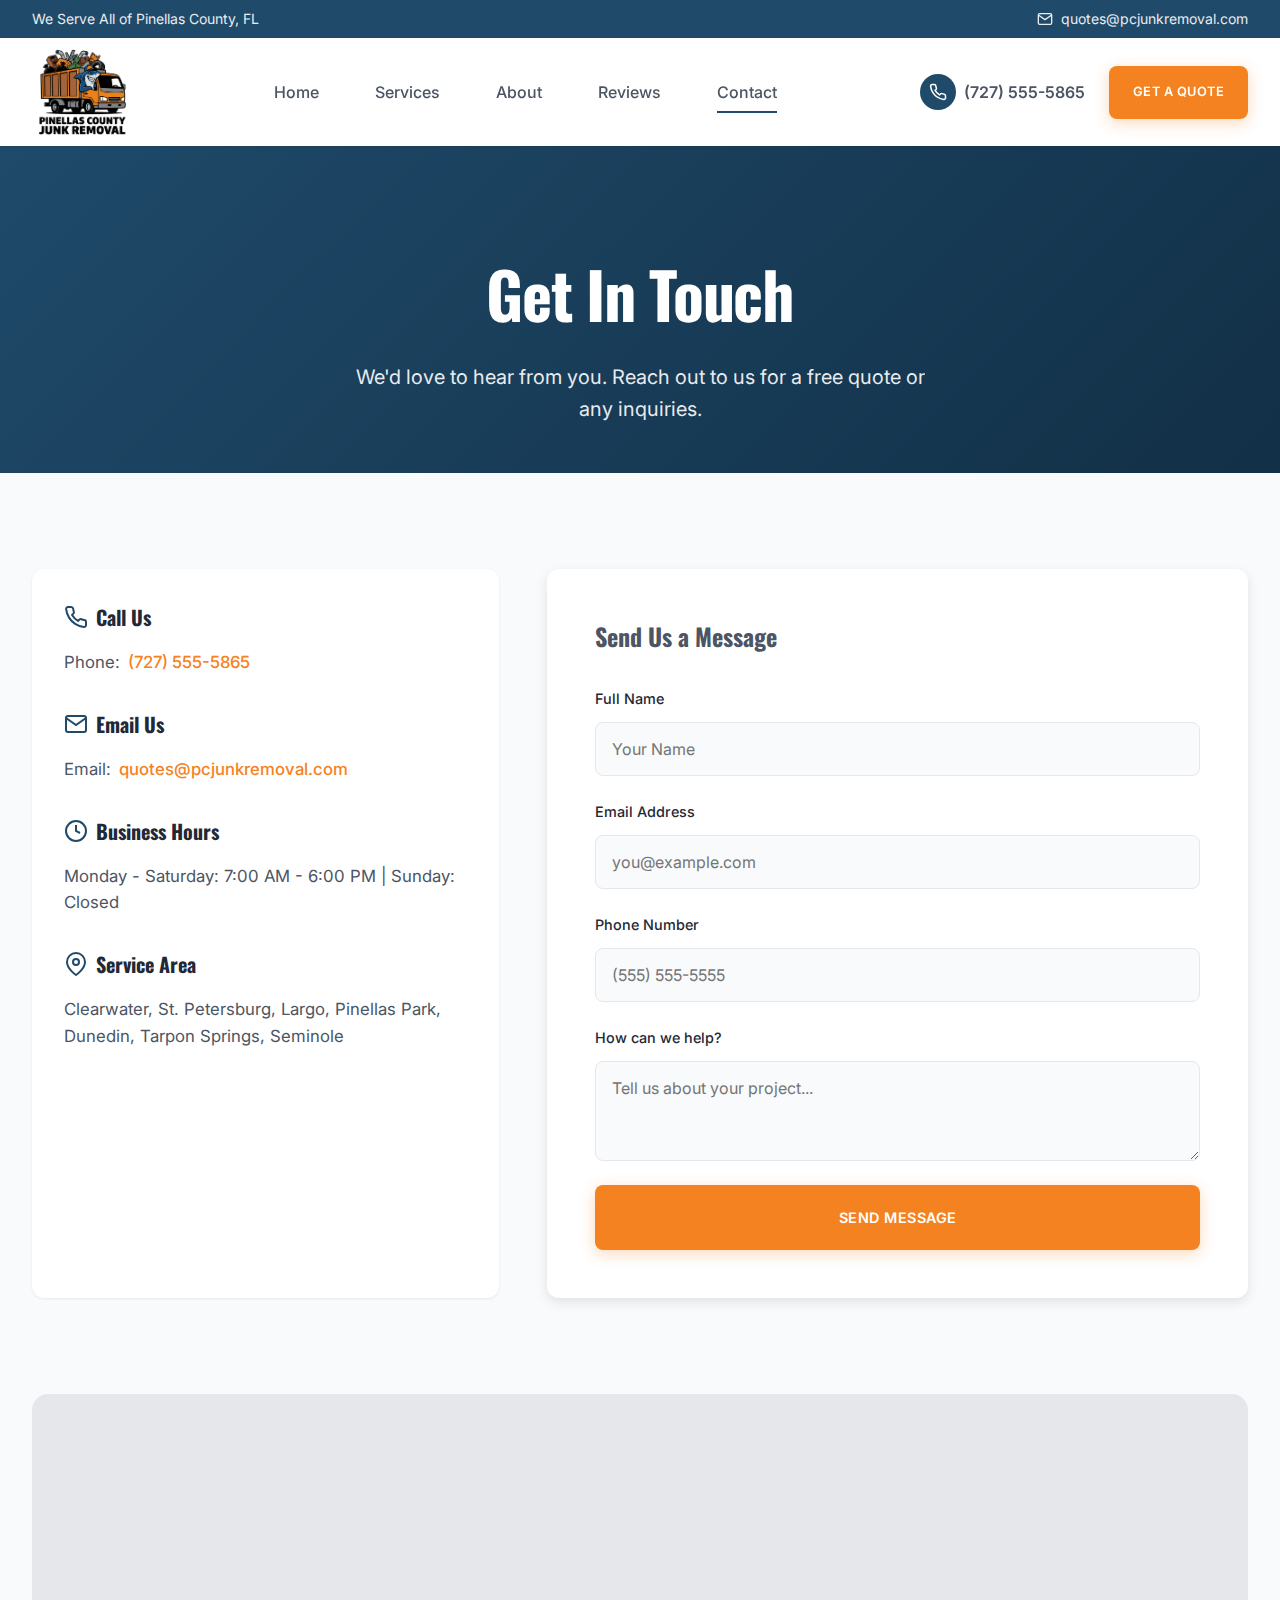
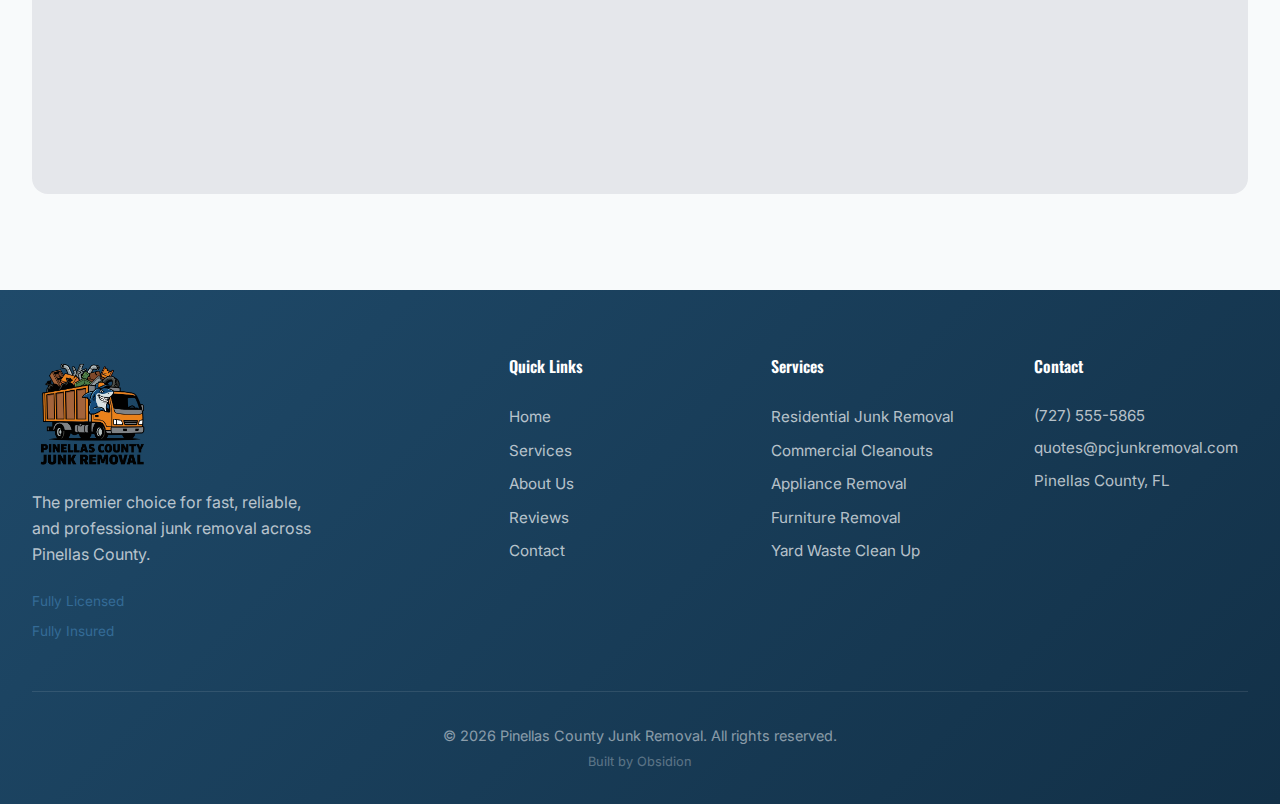
<file: contact.html>
<!DOCTYPE html>
<html lang="en">

<head>
    <meta charset="UTF-8">
    <meta name="viewport" content="width=device-width, initial-scale=1.0">
    <title>Contact Us | Pinellas County Junk Removal</title>
    <meta name="description"
        content="Get in touch with us. We are always here to help. Contact us via phone, email or visit our office.">
    <!-- Open Graph & SEO -->
    <meta property="og:title" content="Contact Us | Pinellas County Junk Removal">
    <meta property="og:description"
        content="Get in touch with us. We are always here to help. Contact us via phone, email or visit our office.">
    <meta property="og:image" content="assets/og-image.png">
    <meta property="og:url" content="https://www.pcjunkremoval.com/contact.html">
    <meta property="og:type" content="website">
    <meta property="og:site_name" content="Pinellas County Junk Removal">
    <meta property="og:locale" content="en_US">
    <link rel="icon" type="image/png" href="assets/logo.png">

    <link rel="preconnect" href="https://fonts.googleapis.com">
    <link rel="preconnect" href="https://fonts.gstatic.com" crossorigin>
    <link href="https://fonts.googleapis.com/css2?family=Inter:wght@400;500;600;700;800&display=swap" rel="stylesheet">
    <link rel="stylesheet" href="styles.css">
    <style>
        /* Contact Page Specific Styles */
        .page-hero {
            background: var(--gradient-primary);
            color: var(--white);
            padding: var(--space-4xl) 0 var(--space-2xl);
            text-align: center;
            position: relative;
            overflow: hidden;
        }

        .page-hero::before {
            content: '';
            position: absolute;
            top: 0;
            left: 0;
            width: 100%;
            height: 100%;
            background: rgba(255, 255, 255, 0.05);
            /* Subtle overlay replacement */
            opacity: 0.1;
        }

        .page-hero-content {
            position: relative;
            z-index: 2;
            max-width: 800px;
            margin: 0 auto;
            padding: 0 var(--space-xl);
        }

        .page-title {
            font-size: clamp(2.5rem, 5vw, 4rem);
            font-weight: 800;
            margin-bottom: var(--space-md);
            letter-spacing: -0.02em;
        }

        .page-subtitle {
            font-size: 1.25rem;
            opacity: 0.9;
            max-width: 600px;
            margin: 0 auto;
            line-height: 1.6;
        }

        .contact-layout {
            padding: var(--space-4xl) 0;
            background: var(--off-white);
        }

        .contact-grid {
            display: grid;
            grid-template-columns: 1fr;
            gap: var(--space-2xl);
        }

        @media (min-width: 900px) {
            .contact-grid {
                grid-template-columns: 1fr 1.5fr;
            }
        }

        .contact-info-card {
            background: var(--white);
            padding: var(--space-xl);
            border-radius: var(--radius-lg);
            box-shadow: var(--shadow-sm);
            height: 100%;
        }

        .info-group {
            margin-bottom: var(--space-xl);
        }

        .info-group:last-child {
            margin-bottom: 0;
        }

        .info-group h3 {
            font-size: 1.25rem;
            margin-bottom: var(--space-md);
            color: var(--charcoal);
            display: flex;
            align-items: center;
            gap: var(--space-sm);
        }

        .info-group h3 svg {
            color: var(--primary);
            width: 24px;
            height: 24px;
        }

        .info-item {
            display: flex;
            align-items: flex-start;
            gap: var(--space-sm);
            margin-bottom: var(--space-sm);
            color: var(--dark-gray);
            font-size: 1.05rem;
        }

        .info-item a {
            color: var(--accent);
            font-weight: 500;
        }

        .info-item a:hover {
            color: var(--primary-dark);
            text-decoration: underline;
        }

        .contact-form-card {
            background: var(--white);
            padding: var(--space-2xl);
            border-radius: var(--radius-lg);
            box-shadow: var(--shadow-md);
        }

        .form-group {
            margin-bottom: var(--space-lg);
        }

        .form-label {
            display: block;
            margin-bottom: var(--space-xs);
            font-weight: 600;
            color: var(--charcoal);
            font-size: 0.9rem;
        }

        .form-input,
        .form-textarea {
            width: 100%;
            padding: var(--space-md);
            border: 1px solid var(--light-gray);
            border-radius: var(--radius-md);
            font-family: inherit;
            font-size: 1rem;
            transition: var(--transition-base);
            background: var(--off-white);
        }

        .form-input:focus,
        .form-textarea:focus {
            outline: none;
            border-color: var(--primary);
            background: var(--white);
            box-shadow: 0 0 0 3px var(--primary-subtle);
        }

        .form-textarea {
            min-height: 150px;
            resize: vertical;
        }

        .map-section {
            height: 400px;
            width: 100%;
            background: var(--light-gray);
            margin-top: var(--space-4xl);
            border-radius: var(--radius-xl);
            overflow: hidden;
            position: relative;
        }

        .map-placeholder {
            width: 100%;
            height: 100%;
            display: flex;
            align-items: center;
            justify-content: center;
            background-color: #e5e7eb;
            color: #6b7280;
            font-weight: 600;
            font-size: 1.25rem;
        }
    </style>
</head>

<body>
    <!-- Top Bar -->
    <div class="top-bar">
        <div class="top-bar-content">
            <span class="top-bar-text">We Serve All of Pinellas County, FL</span>
            <a href="mailto:quotes@pcjunkremoval.com" class="top-bar-email">
                <svg viewBox="0 0 24 24" fill="none" stroke="currentColor" stroke-width="2">
                    <path d="M4 4h16c1.1 0 2 .9 2 2v12c0 1.1-.9 2-2 2H4c-1.1 0-2-.9-2-2V6c0-1.1.9-2 2-2z"></path>
                    <polyline points="22,6 12,13 2,6"></polyline>
                </svg>
                quotes@pcjunkremoval.com
            </a>
        </div>
    </div>

    <!-- Navigation -->
    <nav class="navbar" id="navbar">
        <div class="nav-container">
            <a href="index.html" class="logo" aria-label="Pinellas County Junk Removal Home">
                <img src="assets/logo.png" alt="Pinellas County Junk Removal" class="nav-logo-img">
            </a>
            <button class="nav-toggle" id="navToggle" aria-label="Toggle navigation" tabindex="0">
                <span class="hamburger"></span>
            </button>
            <ul class="nav-menu" id="navMenu">
                <li><a href="index.html" class="nav-link">Home</a></li>
                <li><a href="services.html" class="nav-link">Services</a></li>
                <li><a href="about.html" class="nav-link">About</a></li>
                <li><a href="reviews.html" class="nav-link">Reviews</a></li>
                <li><a href="contact.html" class="nav-link active">Contact</a></li>
            </ul>
            <div class="nav-actions">
                <a href="tel:+17275555865" class="nav-phone">
                    <div class="phone-icon-wrapper">
                        <svg viewBox="0 0 24 24" fill="none" stroke="currentColor" stroke-width="2">
                            <path
                                d="M22 16.92v3a2 2 0 01-2.18 2 19.79 19.79 0 01-8.63-3.07 19.5 19.5 0 01-6-6 19.79 19.79 0 01-3.07-8.67A2 2 0 014.11 2h3a2 2 0 012 1.72 12.84 12.84 0 00.7 2.81 2 2 0 01-.45 2.11L8.09 9.91a16 16 0 006 6l1.27-1.27a2 2 0 012.11-.45 12.84 12.84 0 002.81.7A2 2 0 0122 16.92z" />
                        </svg>
                    </div>
                    <span>(727) 555-5865</span>
                </a>
                <a href="tel:+17275555865" class="btn btn-nav-cta">GET A QUOTE</a>
            </div>
        </div>
    </nav>

    <!-- Page Hero -->
    <header class="page-hero">
        <div class="page-hero-content">
            <h1 class="page-title">Get In Touch</h1>
            <p class="page-subtitle">We'd love to hear from you. Reach out to us for a free quote or any inquiries.</p>
        </div>
    </header>

    <!-- Contact Content -->
    <main class="contact-layout">
        <div class="container">
            <div class="contact-grid">

                <!-- Contact Info Side -->
                <div class="contact-info-card">
                    <div class="info-group">
                        <h3>
                            <svg viewBox="0 0 24 24" fill="none" stroke="currentColor" stroke-width="2">
                                <path
                                    d="M22 16.92v3a2 2 0 01-2.18 2 19.79 19.79 0 01-8.63-3.07 19.5 19.5 0 01-6-6 19.79 19.79 0 01-3.07-8.67A2 2 0 014.11 2h3a2 2 0 012 1.72 12.84 12.84 0 00.7 2.81 2 2 0 01-.45 2.11L8.09 9.91a16 16 0 006 6l1.27-1.27a2 2 0 012.11-.45 12.84 12.84 0 002.81.7A2 2 0 0122 16.92z" />
                            </svg>
                            Call Us
                        </h3>
                        <div class="info-item">
                            <span>Phone:</span>
                            <a href="tel:+17275555865">(727) 555-5865</a>
                        </div>
                    </div>

                    <div class="info-group">
                        <h3>
                            <svg viewBox="0 0 24 24" fill="none" stroke="currentColor" stroke-width="2">
                                <path d="M4 4h16c1.1 0 2 .9 2 2v12c0 1.1-.9 2-2 2H4c-1.1 0-2-.9-2-2V6c0-1.1.9-2 2-2z">
                                </path>
                                <polyline points="22,6 12,13 2,6"></polyline>
                            </svg>
                            Email Us
                        </h3>
                        <div class="info-item">
                            <span>Email:</span>
                            <a href="mailto:quotes@pcjunkremoval.com">quotes@pcjunkremoval.com</a>
                        </div>
                    </div>

                    <div class="info-group">
                        <h3>
                            <svg viewBox="0 0 24 24" fill="none" stroke="currentColor" stroke-width="2">
                                <circle cx="12" cy="12" r="10"></circle>
                                <polyline points="12 6 12 12 16 14"></polyline>
                            </svg>
                            Business Hours
                        </h3>
                        <p class="info-item">Monday - Saturday: 7:00 AM - 6:00 PM | Sunday: Closed</p>
                    </div>

                    <div class="info-group">
                        <h3>
                            <svg viewBox="0 0 24 24" fill="none" stroke="currentColor" stroke-width="2">
                                <path d="M21 10c0 7-9 13-9 13s-9-6-9-13a9 9 0 0 1 18 0z"></path>
                                <circle cx="12" cy="10" r="3"></circle>
                            </svg>
                            Service Area
                        </h3>
                        <p class="info-item">Clearwater, St. Petersburg, Largo, Pinellas Park, Dunedin, Tarpon Springs,
                            Seminole</p>
                    </div>
                </div>

                <!-- Contact Form Side -->
                <div class="contact-form-card">
                    <h2 style="margin-bottom: 2rem;">Send Us a Message</h2>
                    <form id="contactForm">
                        <div class="form-group">
                            <label for="name" class="form-label">Full Name</label>
                            <input type="text" id="name" class="form-input" placeholder="Your Name" required>
                        </div>
                        <div class="form-group">
                            <label for="email" class="form-label">Email Address</label>
                            <input type="email" id="email" class="form-input" placeholder="you@example.com" required>
                        </div>
                        <div class="form-group">
                            <label for="phone" class="form-label">Phone Number</label>
                            <input type="tel" id="phone" class="form-input" placeholder="(555) 555-5555">
                        </div>
                        <div class="form-group">
                            <label for="message" class="form-label">How can we help?</label>
                            <textarea id="message" class="form-textarea" placeholder="Tell us about your project..."
                                required></textarea>
                        </div>
                        <button type="submit" class="btn btn-primary btn-full btn-lg">Send Message</button>
                    </form>
                </div>

            </div>

            <!-- Map Section -->
            <div class="map-section">
                <iframe
                    src="https://www.google.com/maps/embed?pb=!1m18!1m12!1m3!1d451291.6854193566!2d-83.0805527!3d27.9100086!2m3!1f0!2f0!3f0!3m2!1i1024!2i768!4f13.1!3m3!1m2!1s0x88c2e60c8740c067%3A0xe54b9d0dc6a461b2!2sPinellas%20County%2C%20FL!5e0!3m2!1sen!2sus!4v1709230000000!5m2!1sen!2sus"
                    width="100%" height="100%" style="border:0;" allowfullscreen="" loading="lazy"
                    referrerpolicy="no-referrer-when-downgrade"></iframe>
            </div>

        </div>
    </main>

    <!-- Footer -->
    <footer class="footer">
        <div class="container">
            <div class="footer-grid">
                <div class="footer-brand">
                    <a href="index.html" class="footer-logo" aria-label="Pinellas County Junk Removal">
                        <img src="assets/logo.png" alt="Pinellas County Junk Removal" class="footer-logo-img">
                    </a>
                    <p class="footer-desc">The premier choice for fast, reliable, and professional junk removal across
                        Pinellas County.</p>
                    <div class="footer-certifications">
                        <span class="certification">Fully Licensed</span>
                        <span class="certification">Fully Insured</span>
                    </div>
                </div>
                <div class="footer-links">
                    <h4>Quick Links</h4>
                    <ul>
                        <li><a href="index.html">Home</a></li>
                        <li><a href="services.html">Services</a></li>
                        <li><a href="about.html">About Us</a></li>
                        <li><a href="reviews.html">Reviews</a></li>
                        <li><a href="contact.html">Contact</a></li>
                    </ul>
                </div>
                <div class="footer-services">
                    <h4>Services</h4>
                    <ul>
                        <li><a href="services.html">Residential Junk Removal</a></li>
                        <li><a href="services.html">Commercial Cleanouts</a></li>
                        <li><a href="services.html">Appliance Removal</a></li>
                        <li><a href="services.html">Furniture Removal</a></li>
                        <li><a href="services.html">Yard Waste Clean Up</a></li>
                    </ul>
                </div>
                <div class="footer-contact">
                    <h4>Contact</h4>
                    <p><a href="tel:+17275555865">(727) 555-5865</a></p>
                    <p><a href="mailto:quotes@pcjunkremoval.com">quotes@pcjunkremoval.com</a></p>
                    <p>Pinellas County, FL</p>
                </div>
            </div>
            <div class="footer-bottom">
                <p>&copy; 2026 Pinellas County Junk Removal. All rights reserved.</p>
                <p style="margin-top: 5px; font-size: 0.8rem; opacity: 0.6;">Built by Obsidion</p>
            </div>
        </div>
    </footer>

    <script src="script.js"></script>
</body>

</html>
</file>
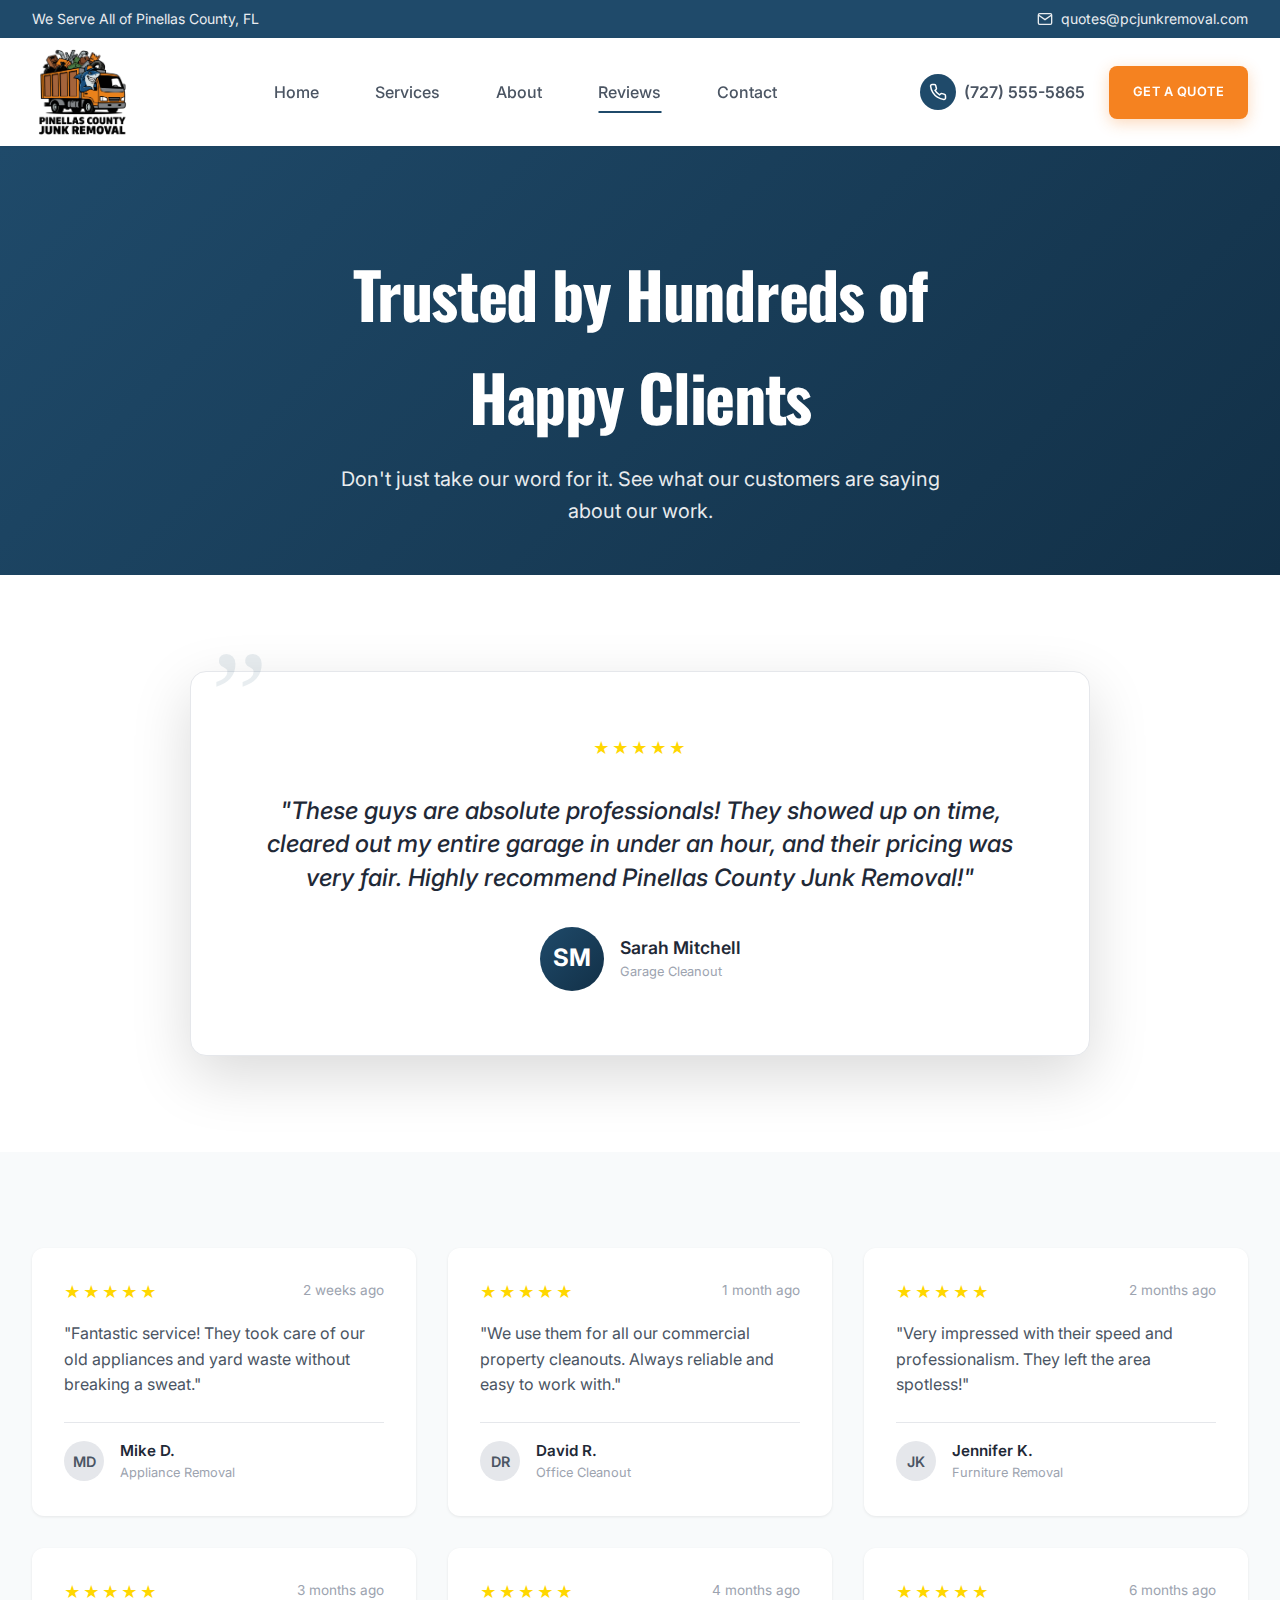
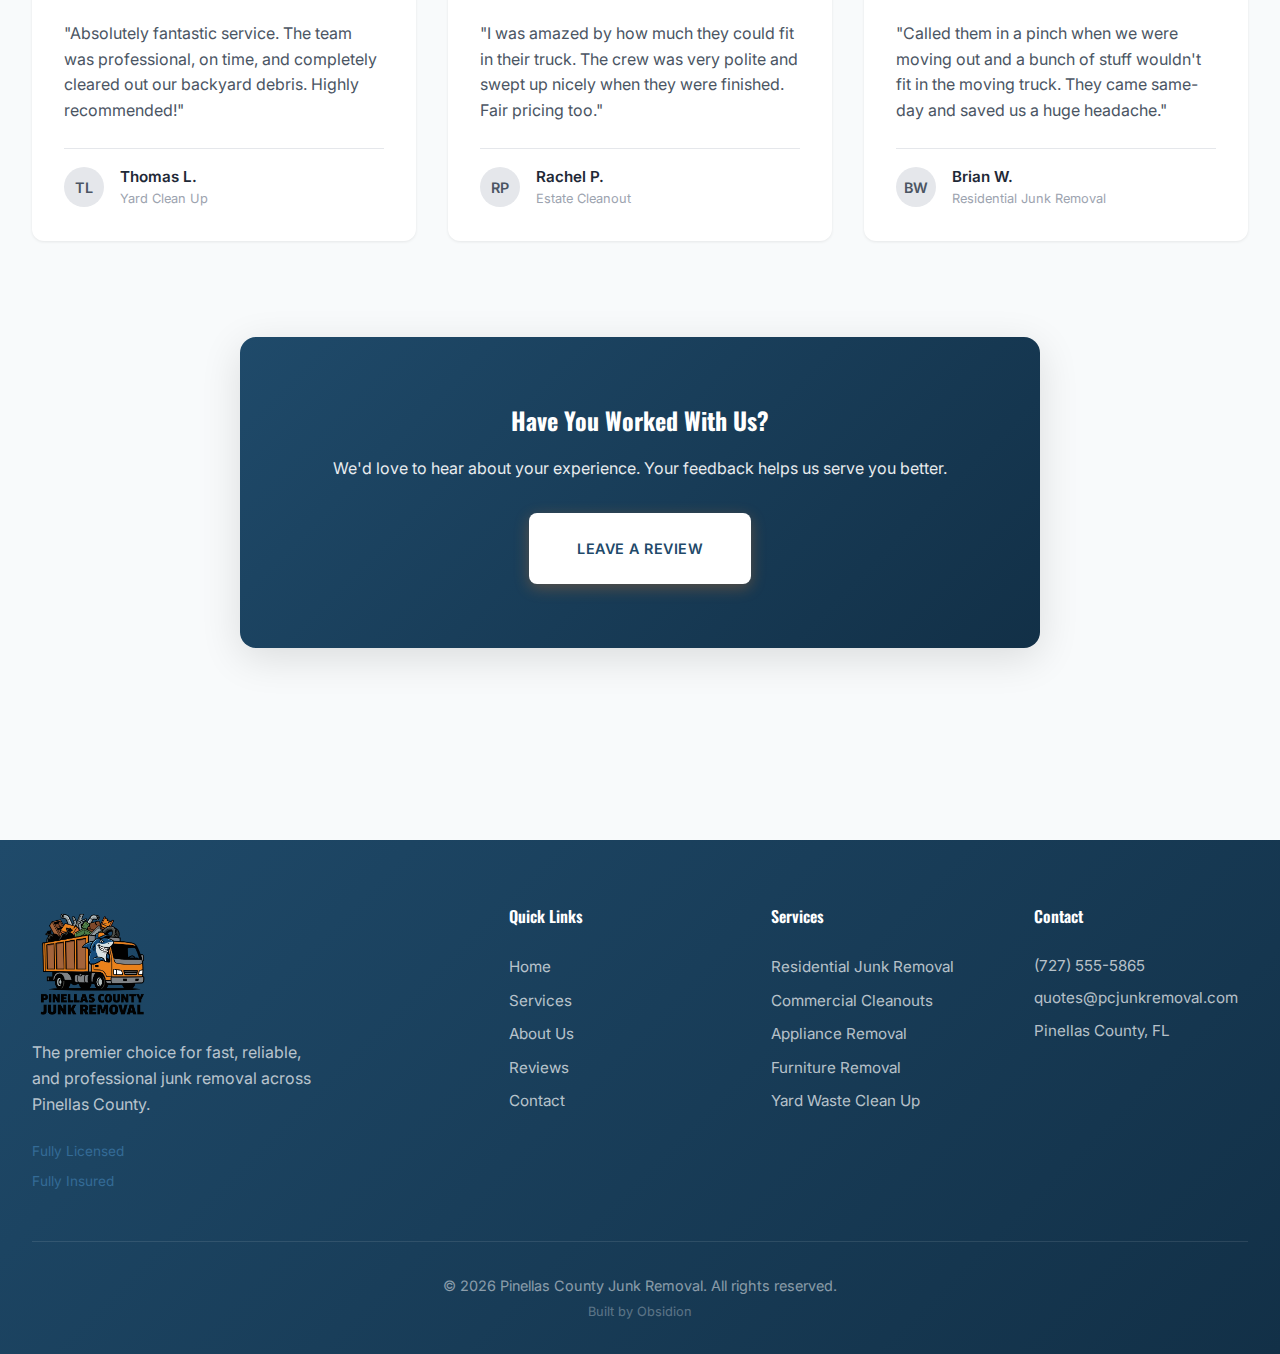
<file: reviews.html>
<!DOCTYPE html>
<html lang="en">

<head>
    <meta charset="UTF-8">
    <meta name="viewport" content="width=device-width, initial-scale=1.0">
    <title>Customer Reviews | Pinellas County Junk Removal</title>
    <meta name="description"
        content="See what our happy customers have to say about our services. Read genuine reviews and testimonials.">
    <!-- Open Graph & SEO -->
    <meta property="og:title" content="Customer Reviews | Pinellas County Junk Removal">
    <meta property="og:description"
        content="See what our happy customers have to say about our services. Read genuine reviews and testimonials.">
    <meta property="og:image" content="assets/og-image.png">
    <meta property="og:url" content="https://www.pcjunkremoval.com/reviews.html">
    <meta property="og:type" content="website">
    <meta property="og:site_name" content="Pinellas County Junk Removal">
    <meta property="og:locale" content="en_US">
    <link rel="icon" type="image/png" href="assets/logo.png">

    <link rel="preconnect" href="https://fonts.googleapis.com">
    <link rel="preconnect" href="https://fonts.gstatic.com" crossorigin>
    <link href="https://fonts.googleapis.com/css2?family=Inter:wght@400;500;600;700;800&display=swap" rel="stylesheet">
    <link rel="stylesheet" href="styles.css">
    <style>
        /* Reviews Page Specific Styles */
        .page-hero {
            background: var(--gradient-primary);
            color: var(--white);
            padding: var(--space-4xl) 0 var(--space-2xl);
            text-align: center;
            position: relative;
            overflow: hidden;
        }

        .page-hero::before {
            content: '';
            position: absolute;
            top: 0;
            left: 0;
            width: 100%;
            height: 100%;
            background: rgba(255, 255, 255, 0.05);
            /* Subtle overlay replacement */
            opacity: 0.1;
        }

        .page-hero-content {
            position: relative;
            z-index: 2;
            max-width: 800px;
            margin: 0 auto;
            padding: 0 var(--space-xl);
        }

        .page-title {
            font-size: clamp(2.5rem, 5vw, 4rem);
            font-weight: 800;
            margin-bottom: var(--space-md);
            letter-spacing: -0.02em;
        }

        .page-subtitle {
            font-size: 1.25rem;
            opacity: 0.9;
            max-width: 600px;
            margin: 0 auto;
            line-height: 1.6;
        }

        .featured-section {
            padding: var(--space-4xl) 0;
            background: var(--white);
        }

        .featured-review-large {
            max-width: 900px;
            margin: 0 auto;
            text-align: center;
            padding: var(--space-3xl);
            background: var(--white);
            border-radius: var(--radius-xl);
            box-shadow: var(--shadow-xl);
            border: 1px solid var(--light-gray);
            position: relative;
        }

        .featured-review-large::before {
            content: '”';
            font-size: 8rem;
            color: var(--primary-subtle);
            position: absolute;
            top: -40px;
            left: 20px;
            font-family: serif;
            line-height: 1;
        }

        .featured-text-large {
            font-size: 1.5rem;
            font-weight: 500;
            color: var(--charcoal);
            margin-bottom: var(--space-xl);
            font-style: italic;
            line-height: 1.4;
        }

        .featured-author-large {
            display: flex;
            align-items: center;
            justify-content: center;
            gap: var(--space-md);
        }

        .featured-avatar-large {
            width: 64px;
            height: 64px;
            background: var(--gradient-primary);
            color: var(--white);
            border-radius: var(--radius-full);
            display: flex;
            align-items: center;
            justify-content: center;
            font-size: 1.5rem;
            font-weight: 700;
        }

        .grid-section {
            padding: var(--space-4xl) 0;
            background: var(--off-white);
        }

        .masonry-grid {
            display: grid;
            grid-template-columns: repeat(auto-fill, minmax(300px, 1fr));
            gap: var(--space-xl);
        }

        .review-card {
            background: var(--white);
            padding: var(--space-xl);
            border-radius: var(--radius-lg);
            box-shadow: var(--shadow-sm);
            transition: var(--transition-base);
            height: 100%;
            display: flex;
            flex-direction: column;
        }

        .review-card:hover {
            transform: translateY(-5px);
            box-shadow: var(--shadow-md);
        }

        .review-header {
            display: flex;
            justify-content: space-between;
            align-items: flex-start;
            margin-bottom: var(--space-md);
        }

        .review-stars {
            color: #FFD700;
            letter-spacing: 2px;
        }

        .review-date {
            font-size: 0.85rem;
            color: var(--mid-gray);
        }

        .review-body {
            color: var(--dark-gray);
            margin-bottom: var(--space-lg);
            flex-grow: 1;
            line-height: 1.6;
        }

        .review-footer {
            display: flex;
            align-items: center;
            gap: var(--space-md);
            padding-top: var(--space-md);
            border-top: 1px solid var(--light-gray);
        }

        .review-avatar {
            width: 40px;
            height: 40px;
            background: var(--light-gray);
            border-radius: var(--radius-full);
            display: flex;
            align-items: center;
            justify-content: center;
            font-weight: 600;
            color: var(--dark-gray);
            font-size: 0.9rem;
        }

        .review-author-info {
            display: flex;
            flex-direction: column;
        }

        .review-author-name {
            font-weight: 600;
            color: var(--charcoal);
            font-size: 0.95rem;
        }

        .review-author-service {
            font-size: 0.8rem;
            color: var(--mid-gray);
        }

        .cta-banner {
            background: var(--gradient-primary);
            color: var(--white);
            padding: var(--space-3xl);
            border-radius: var(--radius-xl);
            text-align: center;
            margin: var(--space-4xl) auto;
            max-width: 800px;
            box-shadow: var(--shadow-lg);
        }

        .cta-banner h2 {
            margin-bottom: var(--space-md);
        }

        .cta-banner p {
            margin-bottom: var(--space-xl);
            opacity: 0.9;
        }

        .cta-banner .btn {
            background: var(--white);
            color: var(--primary);
        }

        .cta-banner .btn:hover {
            background: var(--off-white);
        }
    </style>
</head>

<body>
    <!-- Top Bar -->
    <div class="top-bar">
        <div class="top-bar-content">
            <span class="top-bar-text">We Serve All of Pinellas County, FL</span>
            <a href="mailto:quotes@pcjunkremoval.com" class="top-bar-email">
                <svg viewBox="0 0 24 24" fill="none" stroke="currentColor" stroke-width="2">
                    <path d="M4 4h16c1.1 0 2 .9 2 2v12c0 1.1-.9 2-2 2H4c-1.1 0-2-.9-2-2V6c0-1.1.9-2 2-2z"></path>
                    <polyline points="22,6 12,13 2,6"></polyline>
                </svg>
                quotes@pcjunkremoval.com
            </a>
        </div>
    </div>

    <!-- Navigation -->
    <nav class="navbar" id="navbar">
        <div class="nav-container">
            <a href="index.html" class="logo" aria-label="Pinellas County Junk Removal Home">
                <img src="assets/logo.png" alt="Pinellas County Junk Removal" class="nav-logo-img">
            </a>
            <button class="nav-toggle" id="navToggle" aria-label="Toggle navigation" tabindex="0">
                <span class="hamburger"></span>
            </button>
            <ul class="nav-menu" id="navMenu">
                <li><a href="index.html" class="nav-link">Home</a></li>
                <li><a href="services.html" class="nav-link">Services</a></li>
                <li><a href="about.html" class="nav-link">About</a></li>
                <li><a href="reviews.html" class="nav-link active">Reviews</a></li>
                <li><a href="contact.html" class="nav-link">Contact</a></li>
            </ul>
            <div class="nav-actions">
                <a href="tel:+17275555865" class="nav-phone">
                    <div class="phone-icon-wrapper">
                        <svg viewBox="0 0 24 24" fill="none" stroke="currentColor" stroke-width="2">
                            <path
                                d="M22 16.92v3a2 2 0 01-2.18 2 19.79 19.79 0 01-8.63-3.07 19.5 19.5 0 01-6-6 19.79 19.79 0 01-3.07-8.67A2 2 0 014.11 2h3a2 2 0 012 1.72 12.84 12.84 0 00.7 2.81 2 2 0 01-.45 2.11L8.09 9.91a16 16 0 006 6l1.27-1.27a2 2 0 012.11-.45 12.84 12.84 0 002.81.7A2 2 0 0122 16.92z" />
                        </svg>
                    </div>
                    <span>(727) 555-5865</span>
                </a>
                <a href="tel:+17275555865" class="btn btn-nav-cta">GET A QUOTE</a>
            </div>
        </div>
    </nav>

    <!-- Page Hero -->
    <header class="page-hero">
        <div class="page-hero-content">
            <h1 class="page-title">Trusted by Hundreds of Happy Clients</h1>
            <p class="page-subtitle">Don't just take our word for it. See what our customers are saying about our work.
            </p>
        </div>
    </header>

    <!-- Featured Review -->
    <section class="featured-section">
        <div class="container">
            <div class="featured-review-large">
                <div class="review-stars" style="margin-bottom: 2rem;">★★★★★</div>
                <p class="featured-text-large">"These guys are absolute professionals! They showed up on time, cleared
                    out my entire garage in under an hour, and their pricing was very fair. Highly recommend Pinellas
                    County Junk Removal!"</p>
                <div class="featured-author-large">
                    <div class="featured-avatar-large">SM</div>
                    <div class="review-author-info" style="text-align: left;">
                        <span class="review-author-name" style="font-size: 1.1rem;">Sarah Mitchell</span>
                        <span class="review-author-service">Garage Cleanout</span>
                    </div>
                </div>
            </div>
        </div>
    </section>

    <!-- Reviews Grid -->
    <section class="grid-section">
        <div class="container">
            <div class="masonry-grid">
                <!-- Review 1 -->
                <div class="review-card">
                    <div class="review-header">
                        <div class="review-stars">★★★★★</div>
                        <span class="review-date">2 weeks ago</span>
                    </div>
                    <p class="review-body">"Fantastic service! They took care of our old appliances and yard waste
                        without breaking a sweat."</p>
                    <div class="review-footer">
                        <div class="review-avatar">MD</div>
                        <div class="review-author-info">
                            <span class="review-author-name">Mike D.</span>
                            <span class="review-author-service">Appliance Removal</span>
                        </div>
                    </div>
                </div>

                <!-- Review 2 -->
                <div class="review-card">
                    <div class="review-header">
                        <div class="review-stars">★★★★★</div>
                        <span class="review-date">1 month ago</span>
                    </div>
                    <p class="review-body">"We use them for all our commercial property cleanouts. Always reliable and
                        easy to work with."</p>
                    <div class="review-footer">
                        <div class="review-avatar">DR</div>
                        <div class="review-author-info">
                            <span class="review-author-name">David R.</span>
                            <span class="review-author-service">Office Cleanout</span>
                        </div>
                    </div>
                </div>

                <!-- Review 3 -->
                <div class="review-card">
                    <div class="review-header">
                        <div class="review-stars">★★★★★</div>
                        <span class="review-date">2 months ago</span>
                    </div>
                    <p class="review-body">"Very impressed with their speed and professionalism. They left the area
                        spotless!"</p>
                    <div class="review-footer">
                        <div class="review-avatar">JK</div>
                        <div class="review-author-info">
                            <span class="review-author-name">Jennifer K.</span>
                            <span class="review-author-service">Furniture Removal</span>
                        </div>
                    </div>
                </div>

                <!-- Review 4 -->
                <div class="review-card">
                    <div class="review-header">
                        <div class="review-stars">★★★★★</div>
                        <span class="review-date">3 months ago</span>
                    </div>
                    <p class="review-body">"Absolutely fantastic service. The team was professional, on time, and
                        completely cleared out our backyard debris. Highly recommended!"</p>
                    <div class="review-footer">
                        <div class="review-avatar">TL</div>
                        <div class="review-author-info">
                            <span class="review-author-name">Thomas L.</span>
                            <span class="review-author-service">Yard Clean Up</span>
                        </div>
                    </div>
                </div>

                <!-- Review 5 -->
                <div class="review-card">
                    <div class="review-header">
                        <div class="review-stars">★★★★★</div>
                        <span class="review-date">4 months ago</span>
                    </div>
                    <p class="review-body">"I was amazed by how much they could fit in their truck. The crew was very
                        polite and swept up nicely when they were finished. Fair pricing too."</p>
                    <div class="review-footer">
                        <div class="review-avatar">RP</div>
                        <div class="review-author-info">
                            <span class="review-author-name">Rachel P.</span>
                            <span class="review-author-service">Estate Cleanout</span>
                        </div>
                    </div>
                </div>

                <!-- Review 6 -->
                <div class="review-card">
                    <div class="review-header">
                        <div class="review-stars">★★★★★</div>
                        <span class="review-date">6 months ago</span>
                    </div>
                    <p class="review-body">"Called them in a pinch when we were moving out and a bunch of stuff wouldn't
                        fit in the moving truck. They came same-day and saved us a huge headache."</p>
                    <div class="review-footer">
                        <div class="review-avatar">BW</div>
                        <div class="review-author-info">
                            <span class="review-author-name">Brian W.</span>
                            <span class="review-author-service">Residential Junk Removal</span>
                        </div>
                    </div>
                </div>
            </div>

            <!-- CTA Banner -->
            <div class="cta-banner">
                <h2>Have You Worked With Us?</h2>
                <p>We'd love to hear about your experience. Your feedback helps us serve you better.</p>
                <a href="contact.html" class="btn btn-primary btn-lg">Leave a Review</a>
            </div>
        </div>
    </section>

    <!-- Footer -->
    <footer class="footer">
        <div class="container">
            <div class="footer-grid">
                <div class="footer-brand">
                    <a href="index.html" class="footer-logo" aria-label="Pinellas County Junk Removal">
                        <img src="assets/logo.png" alt="Pinellas County Junk Removal" class="footer-logo-img">
                    </a>
                    <p class="footer-desc">The premier choice for fast, reliable, and professional junk removal across
                        Pinellas County.</p>
                    <div class="footer-certifications">
                        <span class="certification">Fully Licensed</span>
                        <span class="certification">Fully Insured</span>
                    </div>
                </div>
                <div class="footer-links">
                    <h4>Quick Links</h4>
                    <ul>
                        <li><a href="index.html">Home</a></li>
                        <li><a href="services.html">Services</a></li>
                        <li><a href="about.html">About Us</a></li>
                        <li><a href="reviews.html">Reviews</a></li>
                        <li><a href="contact.html">Contact</a></li>
                    </ul>
                </div>
                <div class="footer-services">
                    <h4>Services</h4>
                    <ul>
                        <li><a href="services.html">Residential Junk Removal</a></li>
                        <li><a href="services.html">Commercial Cleanouts</a></li>
                        <li><a href="services.html">Appliance Removal</a></li>
                        <li><a href="services.html">Furniture Removal</a></li>
                        <li><a href="services.html">Yard Waste Clean Up</a></li>
                    </ul>
                </div>
                <div class="footer-contact">
                    <h4>Contact</h4>
                    <p><a href="tel:+17275555865">(727) 555-5865</a></p>
                    <p><a href="mailto:quotes@pcjunkremoval.com">quotes@pcjunkremoval.com</a></p>
                    <p>Pinellas County, FL</p>
                </div>
            </div>
            <div class="footer-bottom">
                <p>&copy; 2026 Pinellas County Junk Removal. All rights reserved.</p>
                <p style="margin-top: 5px; font-size: 0.8rem; opacity: 0.6;">Built by Obsidion</p>
            </div>
        </div>
    </footer>

    <script src="script.js"></script>
</body>

</html>
</file>
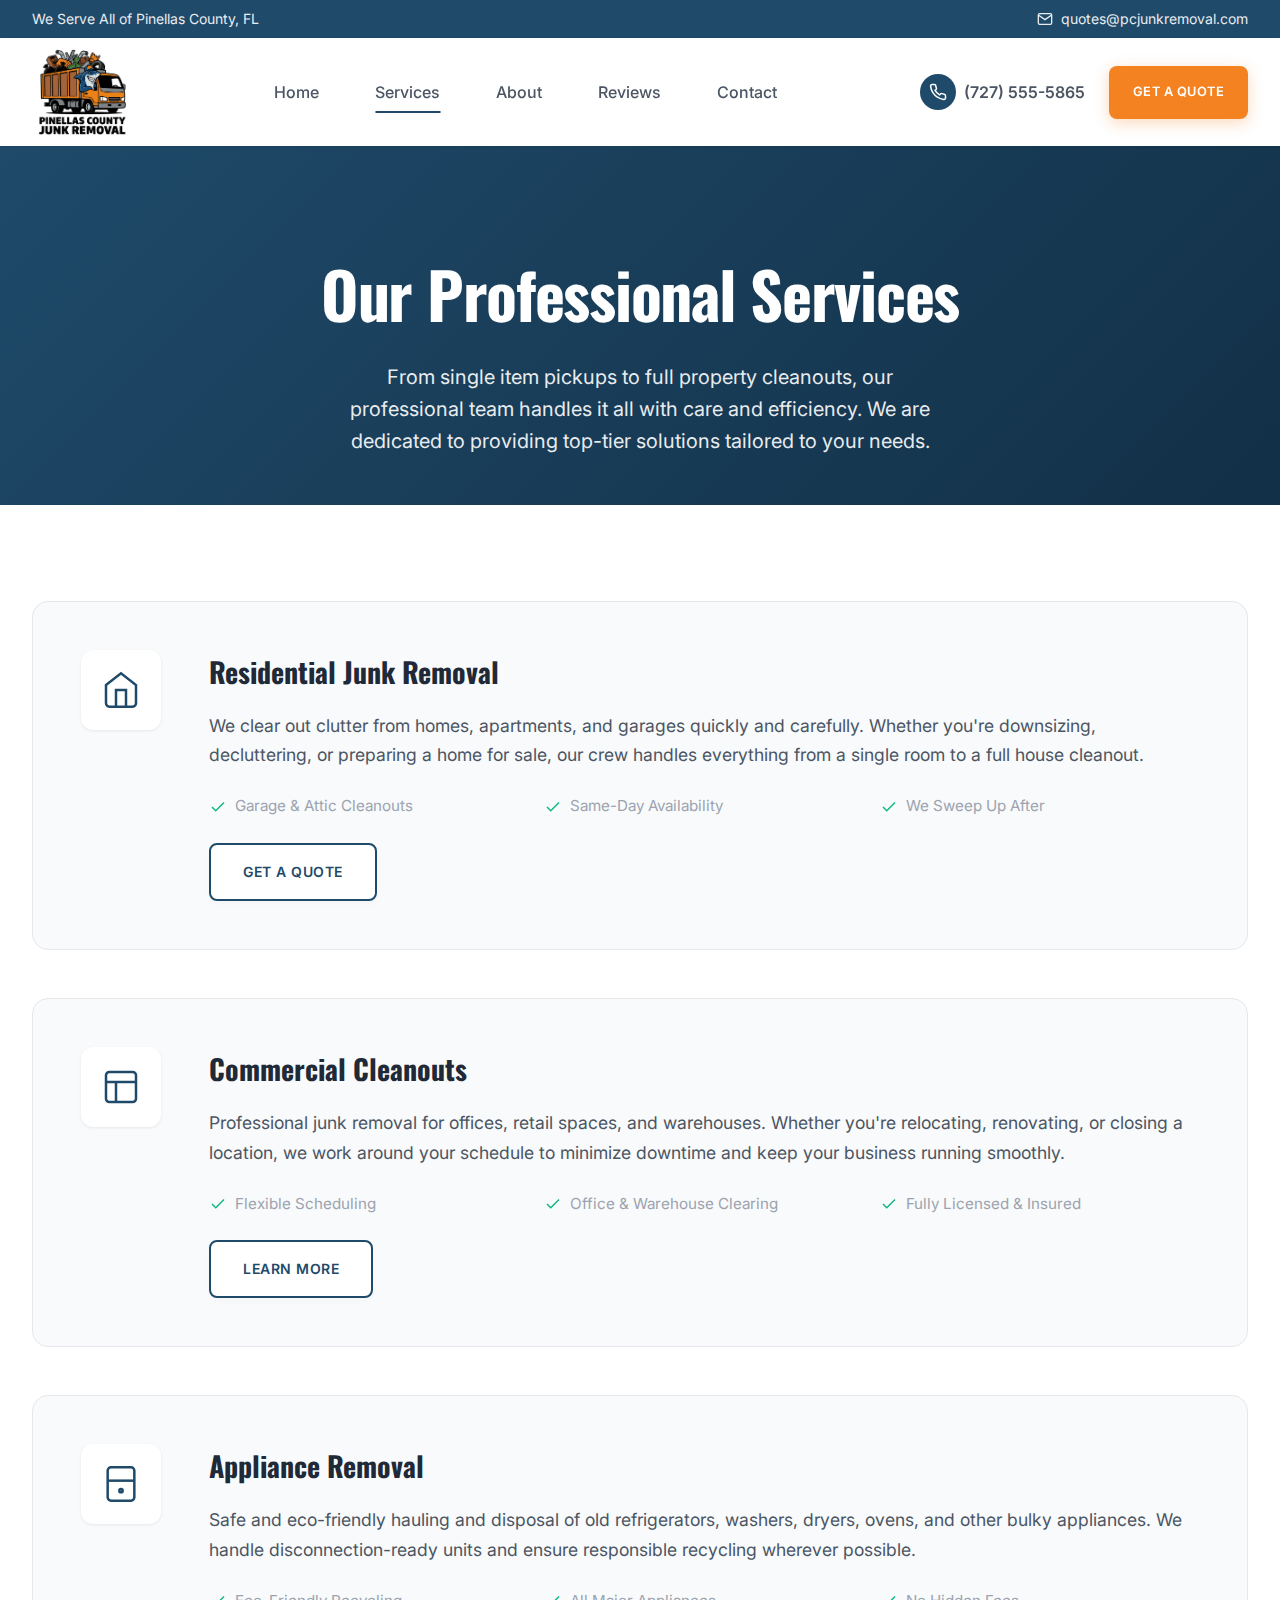
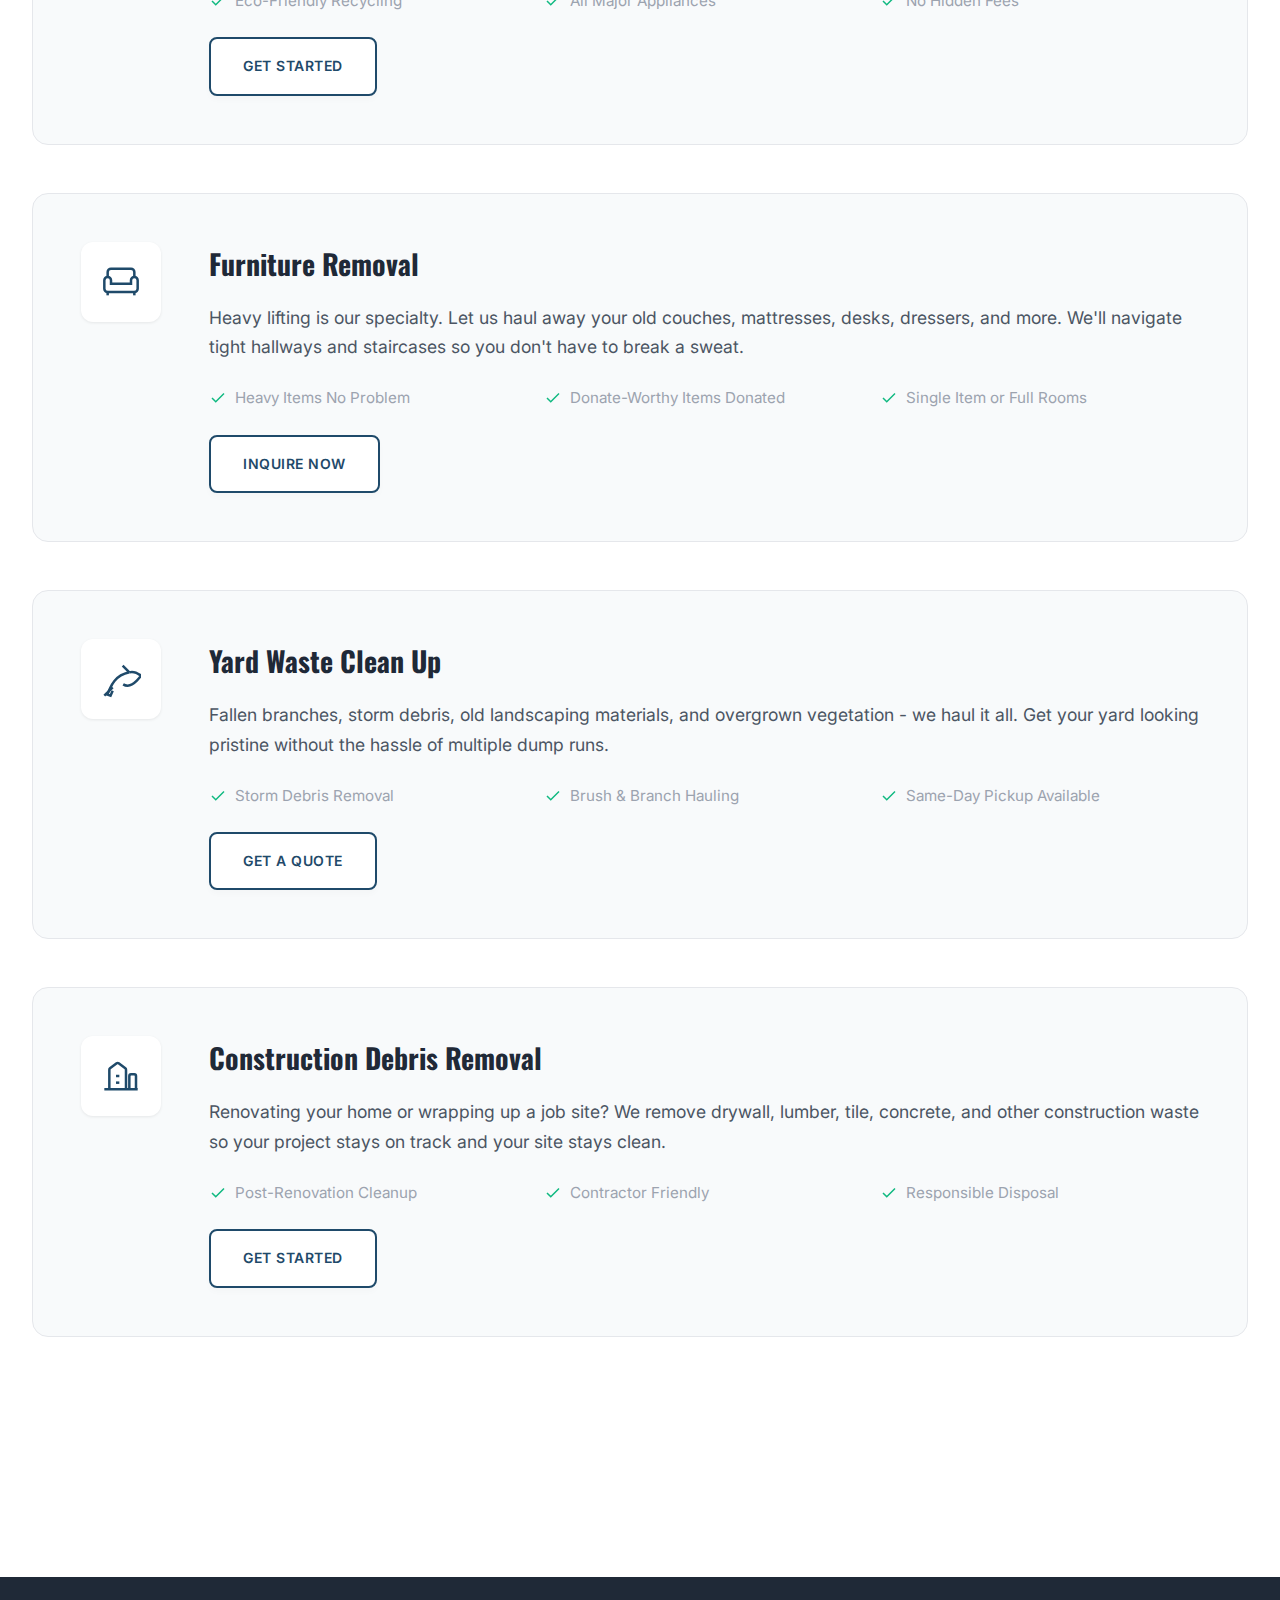
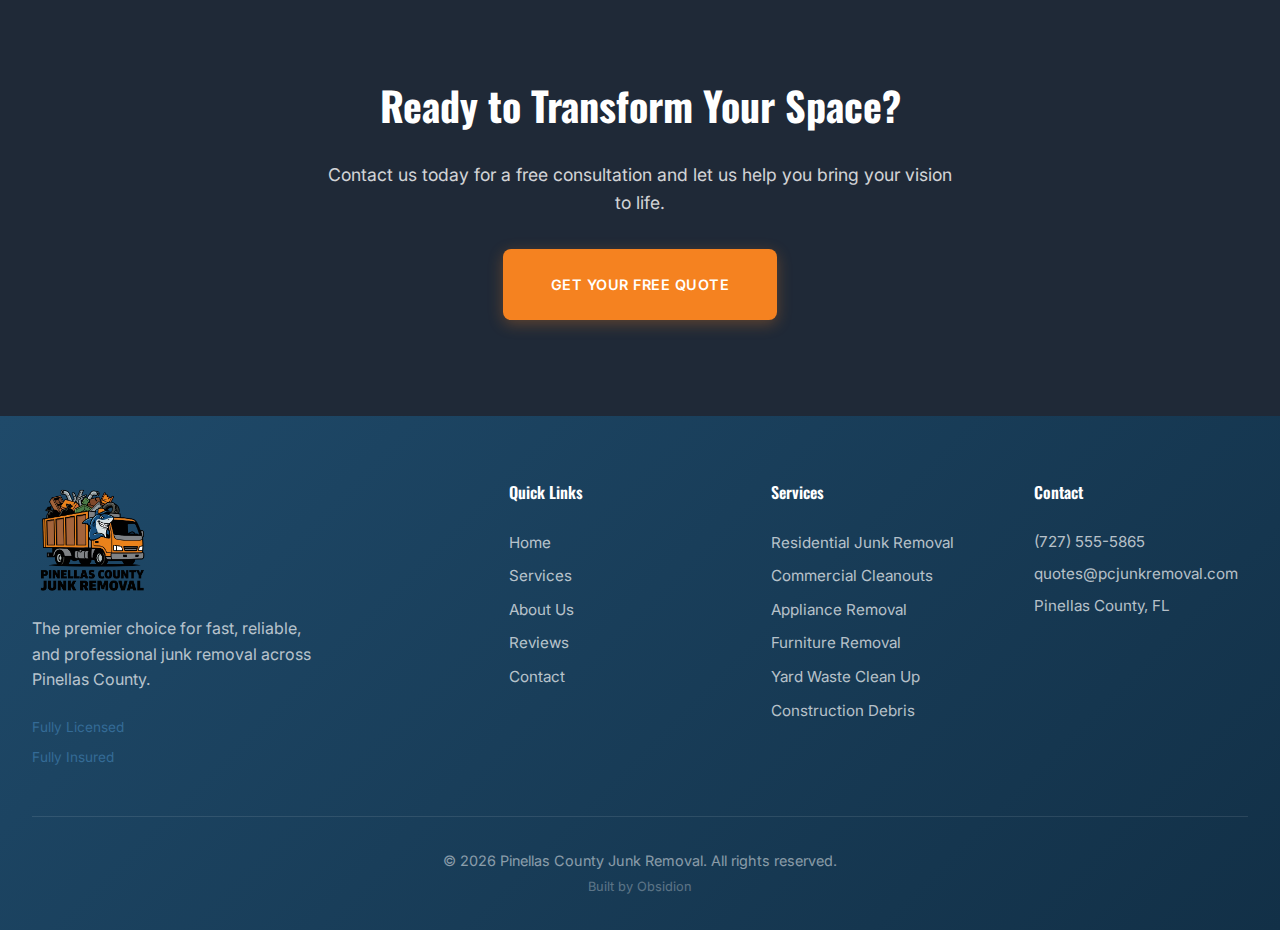
<file: services.html>
<!DOCTYPE html>
<html lang="en">

<head>
    <meta charset="UTF-8">
    <meta name="viewport" content="width=device-width, initial-scale=1.0">
    <title>Our Services | Pinellas County Junk Removal</title>
    <meta name="description"
        content="Explore our professional services. From single item pickups to full property cleanouts, our professional team handles it all with care and efficiency.">
    <!-- Open Graph & SEO -->
    <meta property="og:title" content="Our Services | Pinellas County Junk Removal">
    <meta property="og:description"
        content="Explore our professional services. From single item pickups to full property cleanouts, our professional team handles it all with care and efficiency.">
    <meta property="og:image" content="assets/og-image.png">
    <meta property="og:url" content="https://www.pcjunkremoval.com/services.html">
    <meta property="og:type" content="website">
    <meta property="og:site_name" content="Pinellas County Junk Removal">
    <meta property="og:locale" content="en_US">
    <link rel="icon" type="image/png" href="assets/logo.png">

    <link rel="preconnect" href="https://fonts.googleapis.com">
    <link rel="preconnect" href="https://fonts.gstatic.com" crossorigin>
    <link href="https://fonts.googleapis.com/css2?family=Inter:wght@400;500;600;700;800&display=swap" rel="stylesheet">
    <link rel="stylesheet" href="styles.css">
    <style>
        /* Page Specific Styles */
        .page-hero {
            background: var(--gradient-primary);
            color: var(--white);
            padding: var(--space-4xl) 0 var(--space-2xl);
            text-align: center;
            position: relative;
            overflow: hidden;
        }

        .page-hero::before {
            content: '';
            position: absolute;
            top: 0;
            left: 0;
            width: 100%;
            height: 100%;
            background: rgba(255, 255, 255, 0.05);
            /* Subtle overlay replacement */
            opacity: 0.1;
        }

        .page-hero-content {
            position: relative;
            z-index: 2;
            max-width: 800px;
            margin: 0 auto;
            padding: 0 var(--space-xl);
        }

        .page-title {
            font-size: clamp(2.5rem, 5vw, 4rem);
            font-weight: 800;
            margin-bottom: var(--space-md);
            letter-spacing: -0.02em;
        }

        .page-subtitle {
            font-size: 1.25rem;
            opacity: 0.9;
            max-width: 600px;
            margin: 0 auto;
            line-height: 1.6;
        }

        .services-layout {
            padding: var(--space-4xl) 0;
            background: var(--white);
        }

        .service-detail-card {
            display: grid;
            grid-template-columns: 1fr;
            gap: var(--space-xl);
            background: var(--off-white);
            border-radius: var(--radius-xl);
            padding: var(--space-2xl);
            margin-bottom: var(--space-2xl);
            border: 1px solid var(--light-gray);
            transition: var(--transition-base);
        }

        @media (min-width: 768px) {
            .service-detail-card {
                grid-template-columns: 80px 1fr;
                gap: var(--space-2xl);
            }
        }

        .service-detail-card:hover {
            transform: translateY(-5px);
            box-shadow: var(--shadow-lg);
            border-color: var(--primary-light);
            background: var(--white);
        }

        .service-detail-icon {
            width: 80px;
            height: 80px;
            background: var(--white);
            border-radius: var(--radius-lg);
            display: flex;
            align-items: center;
            justify-content: center;
            color: var(--primary);
            box-shadow: var(--shadow-sm);
        }

        .service-detail-icon svg {
            width: 40px;
            height: 40px;
        }

        .service-detail-content h3 {
            font-size: 1.75rem;
            color: var(--charcoal);
            margin-bottom: var(--space-md);
        }

        .service-detail-content p {
            color: var(--dark-gray);
            margin-bottom: var(--space-lg);
            font-size: 1.1rem;
            line-height: 1.7;
        }

        .service-features {
            list-style: none;
            display: grid;
            grid-template-columns: repeat(auto-fit, minmax(200px, 1fr));
            gap: var(--space-md);
            margin-bottom: var(--space-lg);
        }

        .service-features li {
            display: flex;
            align-items: center;
            gap: var(--space-sm);
            font-size: 0.95rem;
            color: var(--mid-gray);
        }

        .service-features li svg {
            width: 18px;
            height: 18px;
            color: var(--success);
            flex-shrink: 0;
        }

        .cta-section {
            background: var(--charcoal);
            color: var(--white);
            padding: var(--space-4xl) 0;
            text-align: center;
            margin-top: var(--space-4xl);
        }

        .cta-content {
            max-width: 700px;
            margin: 0 auto;
            padding: 0 var(--space-xl);
        }

        .cta-title {
            font-size: 2.5rem;
            margin-bottom: var(--space-lg);
        }

        .cta-text {
            font-size: 1.1rem;
            opacity: 0.8;
            margin-bottom: var(--space-xl);
        }
    </style>
</head>

<body>
    <!-- Top Bar -->
    <div class="top-bar">
        <div class="top-bar-content">
            <span class="top-bar-text">We Serve All of Pinellas County, FL</span>
            <a href="mailto:quotes@pcjunkremoval.com" class="top-bar-email">
                <svg viewBox="0 0 24 24" fill="none" stroke="currentColor" stroke-width="2">
                    <path d="M4 4h16c1.1 0 2 .9 2 2v12c0 1.1-.9 2-2 2H4c-1.1 0-2-.9-2-2V6c0-1.1.9-2 2-2z"></path>
                    <polyline points="22,6 12,13 2,6"></polyline>
                </svg>
                quotes@pcjunkremoval.com
            </a>
        </div>
    </div>

    <!-- Navigation -->
    <nav class="navbar" id="navbar">
        <div class="nav-container">
            <a href="index.html" class="logo" aria-label="Pinellas County Junk Removal Home">
                <img src="assets/logo.png" alt="Pinellas County Junk Removal" class="nav-logo-img">
            </a>
            <button class="nav-toggle" id="navToggle" aria-label="Toggle navigation" tabindex="0">
                <span class="hamburger"></span>
            </button>
            <ul class="nav-menu" id="navMenu">
                <li><a href="index.html" class="nav-link">Home</a></li>
                <li><a href="services.html" class="nav-link active">Services</a></li>
                <li><a href="about.html" class="nav-link">About</a></li>
                <li><a href="reviews.html" class="nav-link">Reviews</a></li>
                <li><a href="contact.html" class="nav-link">Contact</a></li>
            </ul>
            <div class="nav-actions">
                <a href="tel:+17275555865" class="nav-phone">
                    <div class="phone-icon-wrapper">
                        <svg viewBox="0 0 24 24" fill="none" stroke="currentColor" stroke-width="2">
                            <path
                                d="M22 16.92v3a2 2 0 01-2.18 2 19.79 19.79 0 01-8.63-3.07 19.5 19.5 0 01-6-6 19.79 19.79 0 01-3.07-8.67A2 2 0 014.11 2h3a2 2 0 012 1.72 12.84 12.84 0 00.7 2.81 2 2 0 01-.45 2.11L8.09 9.91a16 16 0 006 6l1.27-1.27a2 2 0 012.11-.45 12.84 12.84 0 002.81.7A2 2 0 0122 16.92z" />
                        </svg>
                    </div>
                    <span>(727) 555-5865</span>
                </a>
                <a href="tel:+17275555865" class="btn btn-nav-cta">GET A QUOTE</a>
            </div>
        </div>
    </nav>

    <!-- Page Hero -->
    <header class="page-hero">
        <div class="page-hero-content">
            <h1 class="page-title">Our Professional Services</h1>
            <p class="page-subtitle">From single item pickups to full property cleanouts, our professional team handles
                it all with care and efficiency. We are dedicated to providing top-tier solutions tailored
                to your needs.</p>
        </div>
    </header>

    <!-- Services Content -->
    <main class="services-layout">
        <div class="container">

            <!-- Service 1: Residential Junk Removal -->
            <div class="service-detail-card">
                <div class="service-detail-icon">
                    <svg viewBox="0 0 24 24" fill="none" stroke="currentColor" stroke-width="1.5">
                        <path d="M3 9l9-7 9 7v11a2 2 0 01-2 2H5a2 2 0 01-2-2z"></path>
                        <polyline points="9 22 9 12 15 12 15 22"></polyline>
                    </svg>
                </div>
                <div class="service-detail-content">
                    <h3>Residential Junk Removal</h3>
                    <p>We clear out clutter from homes, apartments, and garages quickly and carefully. Whether you're
                        downsizing, decluttering, or preparing a home for sale, our crew handles everything from a
                        single room to a full house cleanout.</p>
                    <ul class="service-features">
                        <li><svg viewBox="0 0 24 24" fill="none" stroke="currentColor" stroke-width="2">
                                <polyline points="20 6 9 17 4 12"></polyline>
                            </svg> Garage &amp; Attic Cleanouts</li>
                        <li><svg viewBox="0 0 24 24" fill="none" stroke="currentColor" stroke-width="2">
                                <polyline points="20 6 9 17 4 12"></polyline>
                            </svg> Same-Day Availability</li>
                        <li><svg viewBox="0 0 24 24" fill="none" stroke="currentColor" stroke-width="2">
                                <polyline points="20 6 9 17 4 12"></polyline>
                            </svg> We Sweep Up After</li>
                    </ul>
                    <a href="contact.html" class="btn btn-secondary">Get a Quote</a>
                </div>
            </div>

            <!-- Service 2: Commercial Cleanouts -->
            <div class="service-detail-card">
                <div class="service-detail-icon">
                    <svg viewBox="0 0 24 24" fill="none" stroke="currentColor" stroke-width="1.5">
                        <rect x="3" y="3" width="18" height="18" rx="2" ry="2"></rect>
                        <line x1="3" y1="9" x2="21" y2="9"></line>
                        <line x1="9" y1="21" x2="9" y2="9"></line>
                    </svg>
                </div>
                <div class="service-detail-content">
                    <h3>Commercial Cleanouts</h3>
                    <p>Professional junk removal for offices, retail spaces, and warehouses. Whether you're relocating,
                        renovating, or closing a location, we work around your schedule to minimize downtime and keep
                        your business running smoothly.</p>
                    <ul class="service-features">
                        <li><svg viewBox="0 0 24 24" fill="none" stroke="currentColor" stroke-width="2">
                                <polyline points="20 6 9 17 4 12"></polyline>
                            </svg> Flexible Scheduling</li>
                        <li><svg viewBox="0 0 24 24" fill="none" stroke="currentColor" stroke-width="2">
                                <polyline points="20 6 9 17 4 12"></polyline>
                            </svg> Office &amp; Warehouse Clearing</li>
                        <li><svg viewBox="0 0 24 24" fill="none" stroke="currentColor" stroke-width="2">
                                <polyline points="20 6 9 17 4 12"></polyline>
                            </svg> Fully Licensed &amp; Insured</li>
                    </ul>
                    <a href="contact.html" class="btn btn-secondary">Learn More</a>
                </div>
            </div>

            <!-- Service 3: Appliance Removal -->
            <div class="service-detail-card">
                <div class="service-detail-icon">
                    <svg viewBox="0 0 24 24" fill="none" stroke="currentColor" stroke-width="1.5">
                        <rect x="4" y="2" width="16" height="20" rx="2"></rect>
                        <line x1="4" y1="10" x2="20" y2="10"></line>
                        <circle cx="12" cy="16" r="1"></circle>
                    </svg>
                </div>
                <div class="service-detail-content">
                    <h3>Appliance Removal</h3>
                    <p>Safe and eco-friendly hauling and disposal of old refrigerators, washers, dryers, ovens, and
                        other bulky appliances. We handle disconnection-ready units and ensure responsible recycling
                        wherever possible.</p>
                    <ul class="service-features">
                        <li><svg viewBox="0 0 24 24" fill="none" stroke="currentColor" stroke-width="2">
                                <polyline points="20 6 9 17 4 12"></polyline>
                            </svg> Eco-Friendly Recycling</li>
                        <li><svg viewBox="0 0 24 24" fill="none" stroke="currentColor" stroke-width="2">
                                <polyline points="20 6 9 17 4 12"></polyline>
                            </svg> All Major Appliances</li>
                        <li><svg viewBox="0 0 24 24" fill="none" stroke="currentColor" stroke-width="2">
                                <polyline points="20 6 9 17 4 12"></polyline>
                            </svg> No Hidden Fees</li>
                    </ul>
                    <a href="contact.html" class="btn btn-secondary">Get Started</a>
                </div>
            </div>

            <!-- Service 4: Furniture Removal -->
            <div class="service-detail-card">
                <div class="service-detail-icon">
                    <svg viewBox="0 0 24 24" fill="none" stroke="currentColor" stroke-width="1.5">
                        <path d="M20 9V6a2 2 0 00-2-2H6a2 2 0 00-2 2v3"></path>
                        <path d="M2 11v5a2 2 0 002 2h16a2 2 0 002-2v-5a2 2 0 00-4 0v2H6v-2a2 2 0 00-4 0z"></path>
                        <path d="M4 18v2"></path>
                        <path d="M20 18v2"></path>
                    </svg>
                </div>
                <div class="service-detail-content">
                    <h3>Furniture Removal</h3>
                    <p>Heavy lifting is our specialty. Let us haul away your old couches, mattresses, desks, dressers,
                        and more. We'll navigate tight hallways and staircases so you don't have to break a sweat.</p>
                    <ul class="service-features">
                        <li><svg viewBox="0 0 24 24" fill="none" stroke="currentColor" stroke-width="2">
                                <polyline points="20 6 9 17 4 12"></polyline>
                            </svg> Heavy Items No Problem</li>
                        <li><svg viewBox="0 0 24 24" fill="none" stroke="currentColor" stroke-width="2">
                                <polyline points="20 6 9 17 4 12"></polyline>
                            </svg> Donate-Worthy Items Donated</li>
                        <li><svg viewBox="0 0 24 24" fill="none" stroke="currentColor" stroke-width="2">
                                <polyline points="20 6 9 17 4 12"></polyline>
                            </svg> Single Item or Full Rooms</li>
                    </ul>
                    <a href="contact.html" class="btn btn-secondary">Inquire Now</a>
                </div>
            </div>

            <!-- Service 5: Yard Waste Clean Up -->
            <div class="service-detail-card">
                <div class="service-detail-icon">
                    <svg viewBox="0 0 24 24" fill="none" stroke="currentColor" stroke-width="1.5">
                        <path d="M17 8C8 10 5.9 16.17 3.82 21.34l1.89.66L7 19"></path>
                        <path d="M17 8c3-1 7 2 7 2s-4 6-8 6c-1 0-1.9-.3-2.7-.8"></path>
                        <path d="M17 8l-4-4"></path>
                        <path d="M2 22l5-5"></path>
                    </svg>
                </div>
                <div class="service-detail-content">
                    <h3>Yard Waste Clean Up</h3>
                    <p>Fallen branches, storm debris, old landscaping materials, and overgrown vegetation - we haul it
                        all. Get your yard looking pristine without the hassle of multiple dump runs.</p>
                    <ul class="service-features">
                        <li><svg viewBox="0 0 24 24" fill="none" stroke="currentColor" stroke-width="2">
                                <polyline points="20 6 9 17 4 12"></polyline>
                            </svg> Storm Debris Removal</li>
                        <li><svg viewBox="0 0 24 24" fill="none" stroke="currentColor" stroke-width="2">
                                <polyline points="20 6 9 17 4 12"></polyline>
                            </svg> Brush &amp; Branch Hauling</li>
                        <li><svg viewBox="0 0 24 24" fill="none" stroke="currentColor" stroke-width="2">
                                <polyline points="20 6 9 17 4 12"></polyline>
                            </svg> Same-Day Pickup Available</li>
                    </ul>
                    <a href="contact.html" class="btn btn-secondary">Get a Quote</a>
                </div>
            </div>

            <!-- Service 6: Construction Debris Removal -->
            <div class="service-detail-card">
                <div class="service-detail-icon">
                    <svg viewBox="0 0 24 24" fill="none" stroke="currentColor" stroke-width="1.5">
                        <path d="M2 20h20"></path>
                        <path d="M5 20V8.2a1 1 0 01.4-.8l4-3a1 1 0 011.2 0l4 3a1 1 0 01.4.8V20"></path>
                        <path d="M9 12h2"></path>
                        <path d="M9 16h2"></path>
                        <path d="M17 20v-8a1 1 0 011-1h2a1 1 0 011 1v8"></path>
                    </svg>
                </div>
                <div class="service-detail-content">
                    <h3>Construction Debris Removal</h3>
                    <p>Renovating your home or wrapping up a job site? We remove drywall, lumber, tile, concrete, and
                        other construction waste so your project stays on track and your site stays clean.</p>
                    <ul class="service-features">
                        <li><svg viewBox="0 0 24 24" fill="none" stroke="currentColor" stroke-width="2">
                                <polyline points="20 6 9 17 4 12"></polyline>
                            </svg> Post-Renovation Cleanup</li>
                        <li><svg viewBox="0 0 24 24" fill="none" stroke="currentColor" stroke-width="2">
                                <polyline points="20 6 9 17 4 12"></polyline>
                            </svg> Contractor Friendly</li>
                        <li><svg viewBox="0 0 24 24" fill="none" stroke="currentColor" stroke-width="2">
                                <polyline points="20 6 9 17 4 12"></polyline>
                            </svg> Responsible Disposal</li>
                    </ul>
                    <a href="contact.html" class="btn btn-secondary">Get Started</a>
                </div>
            </div>

        </div>
    </main>

    <!-- Bottom CTA -->
    <section class="cta-section">
        <div class="cta-content">
            <h2 class="cta-title">Ready to Transform Your Space?</h2>
            <p class="cta-text">Contact us today for a free consultation and let us help you bring your vision to life.
            </p>
            <a href="contact.html" class="btn btn-primary btn-lg">Get Your Free Quote</a>
        </div>
    </section>

    <!-- Footer -->
    <footer class="footer">
        <div class="container">
            <div class="footer-grid">
                <div class="footer-brand">
                    <a href="index.html" class="footer-logo" aria-label="Pinellas County Junk Removal">
                        <img src="assets/logo.png" alt="Pinellas County Junk Removal" class="footer-logo-img">
                    </a>
                    <p class="footer-desc">The premier choice for fast, reliable, and professional junk removal across
                        Pinellas County.</p>
                    <div class="footer-certifications">
                        <span class="certification">Fully Licensed</span>
                        <span class="certification">Fully Insured</span>
                    </div>
                </div>
                <div class="footer-links">
                    <h4>Quick Links</h4>
                    <ul>
                        <li><a href="index.html">Home</a></li>
                        <li><a href="services.html">Services</a></li>
                        <li><a href="about.html">About Us</a></li>
                        <li><a href="reviews.html">Reviews</a></li>
                        <li><a href="contact.html">Contact</a></li>
                    </ul>
                </div>
                <div class="footer-services">
                    <h4>Services</h4>
                    <ul>
                        <li><a href="services.html">Residential Junk Removal</a></li>
                        <li><a href="services.html">Commercial Cleanouts</a></li>
                        <li><a href="services.html">Appliance Removal</a></li>
                        <li><a href="services.html">Furniture Removal</a></li>
                        <li><a href="services.html">Yard Waste Clean Up</a></li>
                        <li><a href="services.html">Construction Debris</a></li>
                    </ul>
                </div>
                <div class="footer-contact">
                    <h4>Contact</h4>
                    <p><a href="tel:+17275555865">(727) 555-5865</a></p>
                    <p><a href="mailto:quotes@pcjunkremoval.com">quotes@pcjunkremoval.com</a></p>
                    <p>Pinellas County, FL</p>
                </div>
            </div>
            <div class="footer-bottom">
                <p>&copy; 2026 Pinellas County Junk Removal. All rights reserved.</p>
                <p style="margin-top: 5px; font-size: 0.8rem; opacity: 0.6;">Built by Obsidion</p>
            </div>
        </div>
    </footer>

    <script src="script.js"></script>
</body>

</html>
</file>
<file: styles.css>
@import url('https://fonts.googleapis.com/css2?family=Inter:wght@400;500;600;700&family=Oswald:wght@500;600;700&display=swap');

/* ===================================
   WEBSITE TEMPLATE - Design System
   Customize colors in :root section
   =================================== */

/* CSS Variables - CUSTOMIZE THESE */
:root {
    /* ========================================
       PRIMARY COLORS - Change these to match your brand!
       ======================================== */
    --primary: #1F4A6A;
    /* Main brand color */
    --primary-dark: #123047;
    /* Darker shade for hover states */
    --primary-light: #346B96;
    /* Lighter accent shade */
    --accent: #F58220;
    /* Secondary accent color */

    /* Background variations of your primary color */
    --primary-subtle: rgba(31, 74, 106, 0.1);

    /* ========================================
       NEUTRALS - Usually keep these as-is
       ======================================== */
    --white: #FFFFFF;
    --off-white: #F8FAFB;
    --light-gray: #E5E7EB;
    --mid-gray: #9CA3AF;
    --dark-gray: #4B5563;
    --charcoal: #1F2937;
    --black: #111827;

    /* Semantic Colors */
    --success: #10B981;
    --warning: #F59E0B;
    --error: #EF4444;

    /* Gradients - Auto-generated from your primary color */
    --gradient-primary: linear-gradient(135deg, var(--primary) 0%, var(--primary-dark) 100%);
    --gradient-hero: linear-gradient(135deg, rgba(31, 74, 106, 0.95) 0%, rgba(18, 48, 71, 0.85) 100%);
    --gradient-card: linear-gradient(180deg, rgba(255, 255, 255, 0.1) 0%, rgba(255, 255, 255, 0.05) 100%);

    /* ========================================
       TYPOGRAPHY
       ======================================== */
    --font-primary: 'Inter', -apple-system, BlinkMacSystemFont, 'Segoe UI', sans-serif;
    --font-heading: 'Oswald', sans-serif;

    /* ========================================
       SPACING SCALE
       ======================================== */
    --space-xs: 0.25rem;
    --space-sm: 0.5rem;
    --space-md: 1rem;
    --space-lg: 1.5rem;
    --space-xl: 2rem;
    --space-2xl: 3rem;
    --space-3xl: 4rem;
    --space-4xl: 6rem;

    /* ========================================
       BORDER RADIUS
       ======================================== */
    --radius-sm: 4px;
    --radius-md: 8px;
    --radius-lg: 12px;
    --radius-xl: 16px;
    --radius-full: 9999px;

    /* ========================================
       SHADOWS
       ======================================== */
    --shadow-sm: 0 1px 3px rgba(0, 0, 0, 0.08);
    --shadow-md: 0 4px 12px rgba(0, 0, 0, 0.1);
    --shadow-lg: 0 10px 40px rgba(0, 0, 0, 0.12);
    --shadow-xl: 0 20px 60px rgba(0, 0, 0, 0.15);

    /* ========================================
       TRANSITIONS
       ======================================== */
    --transition-fast: 0.15s ease;
    --transition-base: 0.3s ease;
    --transition-slow: 0.5s ease;
}

/* ===================================
   RESET & BASE STYLES
   =================================== */
*,
*::before,
*::after {
    margin: 0;
    padding: 0;
    box-sizing: border-box;
}

html {
    scroll-behavior: smooth;
    font-size: 16px;
}

body {
    font-family: var(--font-primary);
    color: var(--dark-gray);
    background-color: var(--white);
    line-height: 1.6;
    -webkit-font-smoothing: antialiased;
    -moz-osx-font-smoothing: grayscale;
}

h1,
h2,
h3,
h4,
h5,
h6 {
    font-family: var(--font-heading);
}

a {
    text-decoration: none;
    color: inherit;
    transition: var(--transition-base);
}

img {
    max-width: 100%;
    height: auto;
    display: block;
}

ul {
    list-style: none;
}

button {
    cursor: pointer;
    border: none;
    background: none;
    font-family: inherit;
}

/* Container */
.container {
    width: 100%;
    max-width: 1280px;
    margin: 0 auto;
    padding: 0 var(--space-xl);
}

/* ===================================
   TOP BAR
   =================================== */
.top-bar {
    background: var(--primary);
    color: var(--white);
    padding: var(--space-sm) 0;
    font-size: 0.875rem;
}

.top-bar-content {
    max-width: 1280px;
    margin: 0 auto;
    padding: 0 var(--space-xl);
    display: flex;
    justify-content: space-between;
    align-items: center;
}

.top-bar-text {
    opacity: 0.9;
}

.top-bar-text strong {
    color: var(--primary-light);
}

.top-bar-email {
    display: flex;
    align-items: center;
    gap: var(--space-sm);
    color: var(--white);
    opacity: 0.9;
}

.top-bar-email:hover {
    opacity: 1;
}

.top-bar-email svg {
    width: 16px;
    height: 16px;
}

/* ===================================
   NAVIGATION
   =================================== */
.navbar {
    position: sticky;
    top: 0;
    z-index: 1000;
    background: var(--white);
    box-shadow: var(--shadow-sm);
    transition: var(--transition-base);
}

.navbar.scrolled {
    box-shadow: var(--shadow-md);
}

.nav-container {
    max-width: 1280px;
    margin: 0 auto;
    padding: var(--space-xs) var(--space-xl);
    display: flex;
    align-items: center;
    justify-content: space-between;
    gap: var(--space-xl);
}

.logo {
    display: flex;
    align-items: center;
}

.nav-logo-img {
    height: 100px;
    width: auto;
}

.nav-menu {
    display: flex;
    align-items: center;
    gap: var(--space-lg);
}

.nav-link {
    font-weight: 500;
    color: var(--dark-gray);
    padding: var(--space-sm) var(--space-md);
    position: relative;
    display: flex;
    align-items: center;
    gap: var(--space-xs);
    transition: all 0.3s ease;
}

.nav-link::after {
    content: '';
    position: absolute;
    bottom: 0;
    left: 50%;
    transform: translateX(-50%);
    width: 0;
    height: 2px;
    background-color: var(--primary);
    transition: width 0.3s cubic-bezier(0.4, 0, 0.2, 1);
}

.nav-link svg {
    width: 16px;
    height: 16px;
}

.nav-link:hover {
    color: var(--primary);
}

.nav-link:hover::after,
.nav-link.active::after {
    width: calc(100% - var(--space-md) * 2);
}

.nav-actions {
    display: flex;
    align-items: center;
    gap: var(--space-lg);
}

.nav-phone {
    display: flex;
    align-items: center;
    gap: var(--space-sm);
    font-weight: 600;
    color: var(--dark-gray);
}

.phone-icon-wrapper {
    width: 36px;
    height: 36px;
    background: var(--primary);
    border-radius: var(--radius-full);
    display: flex;
    align-items: center;
    justify-content: center;
}

.phone-icon-wrapper svg {
    width: 18px;
    height: 18px;
    color: var(--white);
}

.nav-phone:hover {
    color: var(--primary);
}

/* ===================================
   BUTTONS
   =================================== */
.btn {
    display: inline-flex;
    align-items: center;
    justify-content: center;
    gap: var(--space-sm);
    padding: var(--space-md) var(--space-xl);
    font-weight: 600;
    font-size: 0.875rem;
    border-radius: var(--radius-md);
    transition: var(--transition-base);
    text-transform: uppercase;
    letter-spacing: 0.5px;
}

.btn-primary {
    background: var(--accent);
    color: var(--white);
    box-shadow: 0 4px 15px rgba(245, 130, 32, 0.3);
}

.btn-primary:hover {
    background: var(--primary-dark);
    transform: translateY(-3px) scale(1.02);
    box-shadow: 0 8px 25px rgba(245, 130, 32, 0.45);
}

.btn-nav-cta {
    background: var(--accent);
    color: var(--white);
    padding: var(--space-md) var(--space-lg);
    font-size: 0.8rem;
    box-shadow: 0 4px 15px rgba(245, 130, 32, 0.3);
}

.btn-nav-cta:hover {
    background: var(--primary-dark);
    transform: translateY(-2px) scale(1.02);
    box-shadow: 0 8px 20px rgba(18, 48, 71, 0.4);
}

.btn-lg {
    padding: var(--space-lg) var(--space-2xl);
    font-size: 0.9rem;
}

.btn-full {
    width: 100%;
}

.btn-submit {
    background: var(--accent);
    color: var(--white);
    padding: var(--space-md) var(--space-2xl);
    font-weight: 700;
    min-width: 120px;
}

.btn-submit:hover {
    background: var(--primary-dark);
}

.btn-secondary {
    background: var(--white);
    color: var(--primary);
    border: 2px solid var(--primary);
    box-shadow: 0 4px 6px rgba(0, 0, 0, 0.02);
}

.btn-secondary:hover {
    background: var(--primary);
    color: var(--white);
    transform: translateY(-3px) scale(1.02);
    box-shadow: 0 8px 25px rgba(31, 74, 106, 0.45);
}

/* Mobile Nav Toggle */
.nav-toggle {
    display: none;
    width: 40px;
    height: 40px;
    flex-direction: column;
    justify-content: center;
    align-items: center;
    gap: 6px;
}

.hamburger,
.hamburger::before,
.hamburger::after {
    width: 24px;
    height: 2px;
    background: var(--dark-gray);
    border-radius: 2px;
    transition: var(--transition-base);
}

.hamburger {
    position: relative;
}

.hamburger::before,
.hamburger::after {
    content: '';
    position: absolute;
    left: 0;
}

.hamburger::before {
    top: -7px;
}

.hamburger::after {
    bottom: -7px;
}

/* ===================================
   HERO SECTION
   =================================== */
.hero {
    position: relative;
    min-height: 70vh;
    display: flex;
    align-items: center;
    overflow: hidden;
}

.hero-bg {
    position: absolute;
    inset: 0;
    background: url('assets/hero-bg.png') center/cover no-repeat;
}

.hero-overlay {
    position: absolute;
    inset: 0;
    background: var(--gradient-hero);
}

.hero-content {
    position: relative;
    z-index: 10;
    width: 100%;
    max-width: 1400px;
    margin: 0 auto;
    padding: var(--space-3xl) var(--space-xl);
    display: grid;
    grid-template-columns: 1fr 1fr;
    align-items: center;
    gap: var(--space-xl);
}

.hero-text {
    color: var(--white);
    width: 100%;
    text-align: left;
}

.hero-label {
    font-size: 1.5rem;
    font-weight: 400;
    opacity: 0.95;
    display: block;
    margin-bottom: var(--space-sm);
}

.hero-title {
    font-size: clamp(2.5rem, 6vw, 5rem);
    font-weight: 800;
    line-height: 1.1;
    margin-bottom: var(--space-sm);
    white-space: normal;
    letter-spacing: -0.02em;
}

.hero-subtitle {
    font-size: 2rem;
    font-weight: 600;
    color: var(--primary-light);
    display: block;
    margin-bottom: var(--space-lg);
}

.hero-desc {
    font-size: 1.1rem;
    opacity: 0.9;
    margin-bottom: var(--space-xl);
    max-width: 550px;
}

.hero-cta {
    display: flex;
    gap: var(--space-md);
    flex-wrap: wrap;
    justify-content: flex-start;
    width: 100%;
    margin-top: var(--space-xl);
}

.hero-cta .btn-secondary {
    background: transparent;
    color: var(--white);
    border-color: var(--white);
}

.hero-cta .btn-secondary:hover {
    background: var(--white);
    color: var(--primary);
}

.hero-badges {
    display: flex;
    flex-wrap: wrap;
    justify-content: flex-start;
    gap: var(--space-md);
    margin-top: var(--space-xl);
}

.badge {
    display: flex;
    align-items: center;
    gap: var(--space-sm);
    background: rgba(255, 255, 255, 0.15);
    backdrop-filter: blur(10px);
    border-radius: var(--radius-full);
    padding: var(--space-sm) var(--space-md);
}

.badge-icon {
    width: 32px;
    height: 32px;
    border-radius: var(--radius-full);
    display: flex;
    align-items: center;
    justify-content: center;
}

.badge-icon.google {
    background: var(--white);
}

.badge-icon.facebook {
    background: #1877F2;
}

.badge-icon svg {
    width: 18px;
    height: 18px;
}

.badge-icon.google svg {
    color: #4285F4;
}

.badge-icon.facebook svg {
    color: var(--white);
}

.badge-content {
    display: flex;
    flex-direction: column;
}

.badge-rating {
    font-weight: 700;
    font-size: 0.9rem;
}

.badge-rating .stars {
    color: #FFD700;
    margin-left: var(--space-xs);
}

.badge-label {
    font-size: 0.75rem;
    opacity: 0.8;
}

.hero-visual {
    display: flex;
    justify-content: center;
    align-items: center;
}

.hero-logo {
    max-width: 400px;
    width: 100%;
    filter: drop-shadow(0 0 30px rgba(255, 255, 255, 0.8)) drop-shadow(0 0 60px rgba(255, 255, 255, 0.5)) drop-shadow(0 20px 40px rgba(0, 0, 0, 0.2));
    animation: floatLogo 4s ease-in-out infinite;
}

@keyframes floatLogo {

    0%,
    100% {
        transform: translateY(0);
    }

    50% {
        transform: translateY(-15px);
    }
}

/* Hero Form Styles */
.hero-form-card {
    background: rgba(255, 255, 255, 0.1);
    backdrop-filter: blur(15px);
    -webkit-backdrop-filter: blur(15px);
    border: 1px solid rgba(255, 255, 255, 0.2);
    border-radius: var(--radius-xl);
    padding: var(--space-xl);
    width: 100%;
    max-width: 480px;
    box-shadow: 0 20px 50px rgba(0, 0, 0, 0.3);
    text-align: left;
    color: var(--white);
    animation: fadeInRight 0.8s ease-out;
    margin-left: auto;
}

@keyframes fadeInRight {
    from {
        opacity: 0;
        transform: translateX(30px);
    }

    to {
        opacity: 1;
        transform: translateX(0);
    }
}

.form-badge {
    display: inline-flex;
    align-items: center;
    gap: 6px;
    background: var(--accent);
    color: var(--white);
    padding: 4px 12px;
    border-radius: var(--radius-full);
    font-size: 0.75rem;
    font-weight: 700;
    margin-bottom: var(--space-md);
    text-transform: uppercase;
    letter-spacing: 1px;
}

.form-badge svg {
    width: 14px;
    height: 14px;
}

.form-title {
    font-size: 1.75rem;
    margin-bottom: 4px;
    color: var(--white);
    font-family: var(--font-heading);
}

.form-subtitle {
    font-size: 0.9rem;
    opacity: 0.8;
    margin-bottom: var(--space-lg);
}

.hero-quote-form .form-row {
    display: grid;
    grid-template-columns: 1fr 1fr;
    gap: var(--space-md);
}

.hero-quote-form .form-group {
    margin-bottom: var(--space-md);
}

.hero-quote-form label {
    font-size: 0.7rem;
    font-weight: 700;
    letter-spacing: 0.5px;
    margin-bottom: 6px;
    display: block;
    opacity: 0.9;
}

.hero-quote-form input,
.hero-quote-form select,
.hero-quote-form textarea {
    width: 100%;
    background: rgba(255, 255, 255, 0.12);
    border: 1px solid rgba(255, 255, 255, 0.2);
    border-radius: var(--radius-md);
    padding: 10px 14px;
    color: var(--white);
    font-family: var(--font-primary);
    font-size: 0.95rem;
    transition: all 0.3s ease;
}

.hero-quote-form input::placeholder,
.hero-quote-form textarea::placeholder {
    color: rgba(255, 255, 255, 0.5);
}

.hero-quote-form input:focus,
.hero-quote-form select:focus,
.hero-quote-form textarea:focus {
    outline: none;
    background: rgba(255, 255, 255, 0.2);
    border-color: var(--accent);
    box-shadow: 0 0 0 3px rgba(245, 130, 32, 0.2);
}

.hero-quote-form select {
    appearance: none;
    background-image: url("data:image/svg+xml,%3Csvg xmlns='http://www.w3.org/2000/svg' width='24' height='24' viewBox='0 0 24 24' fill='none' stroke='white' stroke-width='2' stroke-linecap='round' stroke-linejoin='round'%3E%3Cpolyline points='6 9 12 15 18 9'%3E%3C/polyline%3E%3C/svg%3E");
    background-repeat: no-repeat;
    background-position: right 12px center;
    background-size: 16px;
    cursor: pointer;
}

.hero-quote-form select option {
    background: var(--primary-dark);
    color: var(--white);
}

.hero-quote-form textarea {
    min-height: 70px;
    resize: none;
}

.form-footer {
    font-size: 0.7rem;
    text-align: center;
    margin-top: var(--space-md);
    opacity: 0.7;
    display: flex;
    align-items: center;
    justify-content: center;
}

/* ===================================
   CONTACT BAR SECTION
   =================================== */
.contact-bar {
    background: var(--white);
    padding: var(--space-3xl) 0;
    box-shadow: var(--shadow-lg);
    position: relative;
    z-index: 20;
    margin-top: -60px;
    border-radius: var(--radius-xl) var(--radius-xl) 0 0;
}

.contact-bar-container {
    max-width: 1100px;
    margin: 0 auto;
    padding: 0 var(--space-xl);
}

.contact-bar-title {
    text-align: center;
    font-size: 1.5rem;
    color: var(--dark-gray);
    margin-bottom: var(--space-xl);
    font-weight: 400;
}

.contact-bar-title strong {
    color: var(--primary);
    font-weight: 800;
}

.contact-bar-cards {
    display: flex;
    flex-wrap: wrap;
    gap: var(--space-lg);
    justify-content: center;
}

.contact-card {
    display: flex;
    align-items: center;
    gap: var(--space-md);
    background: var(--white);
    border: 1px solid var(--light-gray);
    border-radius: var(--radius-lg);
    padding: var(--space-lg) var(--space-xl);
    transition: all 0.3s cubic-bezier(0.4, 0, 0.2, 1);
    min-width: 280px;
    box-shadow: 0 4px 6px rgba(0, 0, 0, 0.02);
}

.contact-card:hover {
    border-color: var(--primary-light);
    background: var(--white);
    transform: translateY(-5px);
    box-shadow: 0 15px 35px rgba(31, 74, 106, 0.1);
}

.contact-card.hours {
    cursor: default;
}

.contact-card.hours:hover {
    transform: none;
    box-shadow: none;
}

.contact-card-icon {
    width: 50px;
    height: 50px;
    background: var(--gradient-primary);
    border-radius: var(--radius-md);
    display: flex;
    align-items: center;
    justify-content: center;
    flex-shrink: 0;
}

.contact-card-icon svg {
    width: 24px;
    height: 24px;
    color: var(--white);
}

.contact-card-content {
    display: flex;
    flex-direction: column;
}

.contact-card-label {
    font-size: 0.8rem;
    color: var(--mid-gray);
    text-transform: uppercase;
    letter-spacing: 0.5px;
}

.contact-card-value {
    font-size: 1.1rem;
    font-weight: 700;
    color: var(--charcoal);
}

/* ===================================
   SECTION STYLING
   =================================== */
.section-header {
    text-align: center;
    max-width: 700px;
    margin: 0 auto var(--space-3xl);
}

.section-label {
    display: inline-block;
    font-size: 0.875rem;
    font-weight: 600;
    color: var(--accent);
    text-transform: uppercase;
    letter-spacing: 1.5px;
    margin-bottom: var(--space-md);
}

.section-title {
    font-size: clamp(1.75rem, 3.5vw, 2.5rem);
    font-weight: 700;
    color: var(--charcoal);
    margin-bottom: var(--space-md);
    line-height: 1.2;
}

.section-title strong {
    color: var(--primary);
}

.section-desc {
    font-size: 1.1rem;
    color: var(--mid-gray);
}

/* ===================================
   SERVICES SECTION
   =================================== */
.services {
    padding: var(--space-4xl) 0;
    background: var(--off-white);
}

.services-grid {
    display: grid;
    grid-template-columns: repeat(auto-fit, minmax(320px, 1fr));
    gap: var(--space-xl);
}

.service-card {
    background: var(--white);
    border-radius: var(--radius-lg);
    padding: var(--space-xl);
    box-shadow: 0 4px 12px rgba(0, 0, 0, 0.03);
    transition: all 0.4s cubic-bezier(0.4, 0, 0.2, 1);
    border: 1px solid var(--light-gray);
    position: relative;
    overflow: hidden;
}

.service-card::after {
    content: '';
    position: absolute;
    bottom: 0;
    left: 0;
    width: 100%;
    height: 4px;
    background: var(--accent);
    transform: scaleX(0);
    transform-origin: left;
    transition: transform 0.4s ease;
}

.service-card:hover {
    transform: translateY(-8px);
    box-shadow: 0 20px 40px rgba(31, 74, 106, 0.12);
    border-color: transparent;
}

.service-card:hover::after {
    transform: scaleX(1);
}

.service-icon {
    width: 60px;
    height: 60px;
    background: var(--gradient-primary);
    border-radius: var(--radius-lg);
    display: flex;
    align-items: center;
    justify-content: center;
    margin-bottom: var(--space-lg);
}

.service-icon svg {
    width: 28px;
    height: 28px;
    color: var(--white);
}

.service-title {
    font-size: 1.25rem;
    font-weight: 700;
    color: var(--charcoal);
    margin-bottom: var(--space-md);
}

.service-desc {
    color: var(--mid-gray);
    line-height: 1.7;
}

/* ===================================
   ABOUT SECTION
   =================================== */
.about {
    padding: var(--space-4xl) 0;
}

.about-grid {
    display: grid;
    grid-template-columns: 1fr 1fr;
    gap: var(--space-3xl);
    align-items: center;
}

.about-content .section-label,
.about-content .section-title {
    text-align: left;
}

.about-text {
    color: var(--mid-gray);
    margin-bottom: var(--space-lg);
    line-height: 1.8;
}

.about-stats {
    display: flex;
    gap: var(--space-2xl);
    margin-top: var(--space-xl);
}

.stat {
    text-align: center;
}

.stat-number {
    display: block;
    font-size: 2.5rem;
    font-weight: 800;
    color: var(--primary);
    line-height: 1;
}

.stat-label {
    font-size: 0.875rem;
    color: var(--mid-gray);
    margin-top: var(--space-sm);
    display: block;
}

.about-visual {
    display: grid;
    gap: var(--space-lg);
}

.visual-card {
    background: var(--off-white);
    border-radius: var(--radius-lg);
    padding: var(--space-lg);
    display: flex;
    align-items: flex-start;
    gap: var(--space-lg);
    transition: var(--transition-base);
}

.visual-card:hover {
    background: var(--white);
    box-shadow: var(--shadow-md);
}

.visual-icon {
    width: 50px;
    height: 50px;
    background: var(--gradient-primary);
    border-radius: var(--radius-md);
    display: flex;
    align-items: center;
    justify-content: center;
    flex-shrink: 0;
}

.visual-icon svg {
    width: 24px;
    height: 24px;
    color: var(--white);
}

.visual-card h4 {
    font-size: 1.1rem;
    font-weight: 600;
    color: var(--charcoal);
    margin-bottom: var(--space-xs);
}

.visual-card p {
    font-size: 0.9rem;
    color: var(--mid-gray);
}

/* ===================================
   REVIEWS SECTION
   =================================== */
.reviews {
    padding: var(--space-4xl) 0;
    background: var(--off-white);
}

/* Featured Review */
.featured-review {
    max-width: 800px;
    margin: 0 auto;
}

.featured-review-card {
    background: var(--white);
    border-radius: var(--radius-xl);
    padding: var(--space-2xl);
    box-shadow: 0 10px 40px rgba(0, 0, 0, 0.05);
    position: relative;
    border: 1px solid var(--light-gray);
    transition: all 0.4s cubic-bezier(0.4, 0, 0.2, 1);
}

.featured-review-card:hover {
    transform: translateY(-5px);
    box-shadow: 0 20px 50px rgba(31, 74, 106, 0.12);
    border-color: var(--primary-light);
}

.featured-review-icon {
    position: absolute;
    top: var(--space-xl);
    right: var(--space-xl);
    width: 50px;
    height: 50px;
    opacity: 0.15;
}

.featured-review-icon svg {
    width: 100%;
    height: 100%;
    color: var(--primary);
}

.featured-review-content {
    padding-right: 60px;
}

.featured-review-quote {
    font-size: 1.5rem;
    font-weight: 700;
    color: var(--charcoal);
    margin-bottom: var(--space-lg);
    line-height: 1.3;
}

.featured-review-text {
    color: var(--mid-gray);
    font-size: 1.05rem;
    line-height: 1.8;
    margin-bottom: var(--space-xl);
}

.featured-review-author {
    display: flex;
    align-items: center;
    gap: var(--space-md);
}

.featured-author-avatar {
    width: 50px;
    height: 50px;
    background: var(--gradient-primary);
    border-radius: var(--radius-full);
    display: flex;
    align-items: center;
    justify-content: center;
    color: var(--white);
    font-weight: 700;
    font-size: 1rem;
}

.featured-author-info {
    display: flex;
    flex-direction: column;
}

.featured-author-name {
    font-weight: 600;
    color: var(--charcoal);
    font-size: 1rem;
}

.featured-author-service {
    font-size: 0.875rem;
    color: var(--mid-gray);
}

.featured-review-rating {
    display: flex;
    align-items: center;
    gap: var(--space-md);
    margin-top: var(--space-lg);
    padding-top: var(--space-lg);
    border-top: 1px solid var(--light-gray);
}

.featured-review-rating .stars {
    color: #FFD700;
    font-size: 1.25rem;
    letter-spacing: 2px;
}

.featured-review-rating .rating-text {
    font-weight: 600;
    color: var(--charcoal);
    font-size: 0.9rem;
}

/* ===================================
   TESTIMONIALS GRID
   =================================== */
.testimonials {
    padding: var(--space-4xl) 0;
}

.testimonials-grid {
    display: grid;
    grid-template-columns: repeat(auto-fit, minmax(300px, 1fr));
    gap: var(--space-xl);
}

.testimonial-card {
    background: var(--white);
    border-radius: var(--radius-lg);
    padding: var(--space-xl);
    box-shadow: 0 4px 12px rgba(0, 0, 0, 0.03);
    border: 1px solid var(--light-gray);
    transition: all 0.4s cubic-bezier(0.4, 0, 0.2, 1);
}

.testimonial-card:hover {
    box-shadow: 0 15px 35px rgba(31, 74, 106, 0.1);
    transform: translateY(-6px);
    border-color: transparent;
}

.testimonial-stars {
    color: #FFD700;
    font-size: 1.25rem;
    margin-bottom: var(--space-md);
}

.testimonial-text {
    color: var(--dark-gray);
    line-height: 1.7;
    margin-bottom: var(--space-lg);
    font-style: italic;
}

.testimonial-author {
    display: flex;
    align-items: center;
    gap: var(--space-md);
}

.author-avatar {
    width: 45px;
    height: 45px;
    background: var(--gradient-primary);
    border-radius: var(--radius-full);
    display: flex;
    align-items: center;
    justify-content: center;
    color: var(--white);
    font-weight: 600;
    font-size: 0.9rem;
}

.author-info {
    display: flex;
    flex-direction: column;
}

.author-name {
    font-weight: 600;
    color: var(--charcoal);
}

.author-location {
    font-size: 0.85rem;
    color: var(--mid-gray);
}

/* ===================================
   CONTACT SECTION
   =================================== */
.contact {
    padding: var(--space-4xl) 0;
    background: var(--off-white);
}

.contact-grid {
    display: grid;
    grid-template-columns: 1fr 1.2fr;
    gap: var(--space-3xl);
}

.contact-info .section-label,
.contact-info .section-title {
    text-align: left;
}

.contact-text {
    color: var(--mid-gray);
    margin-bottom: var(--space-xl);
}

.contact-details {
    display: flex;
    flex-direction: column;
    gap: var(--space-lg);
    margin-bottom: var(--space-xl);
}

.contact-item {
    display: flex;
    align-items: flex-start;
    gap: var(--space-md);
}

.contact-icon {
    width: 45px;
    height: 45px;
    background: var(--gradient-primary);
    border-radius: var(--radius-md);
    display: flex;
    align-items: center;
    justify-content: center;
    flex-shrink: 0;
}

.contact-icon svg {
    width: 20px;
    height: 20px;
    color: var(--white);
}

.contact-text-group {
    display: flex;
    flex-direction: column;
}

.contact-label {
    font-size: 0.85rem;
    color: var(--mid-gray);
}

.contact-value {
    font-weight: 600;
    color: var(--charcoal);
}

.contact-value:hover {
    color: var(--primary);
}

.service-area {
    background: var(--white);
    border-radius: var(--radius-lg);
    padding: var(--space-lg);
    border-left: 4px solid var(--accent);
}

.service-area h4 {
    font-weight: 600;
    color: var(--charcoal);
    margin-bottom: var(--space-sm);
}

.service-area p {
    color: var(--mid-gray);
    font-size: 0.95rem;
}

.contact-form-wrapper {
    background: var(--white);
    border-radius: var(--radius-xl);
    padding: var(--space-2xl);
    box-shadow: var(--shadow-md);
}

.contact-form {
    display: flex;
    flex-direction: column;
    gap: var(--space-lg);
}

.form-group {
    display: flex;
    flex-direction: column;
    gap: var(--space-sm);
}

.form-group label {
    font-weight: 500;
    color: var(--charcoal);
    font-size: 0.9rem;
}

.form-row {
    display: grid;
    grid-template-columns: 1fr 1fr;
    gap: var(--space-lg);
}

.form-group input,
.form-group select,
.form-group textarea {
    padding: var(--space-md);
    border: 1px solid var(--light-gray);
    border-radius: var(--radius-md);
    font-size: 1rem;
    font-family: inherit;
    transition: var(--transition-base);
}

.form-group input:focus,
.form-group select:focus,
.form-group textarea:focus {
    outline: none;
    border-color: var(--primary);
    box-shadow: 0 0 0 3px var(--primary-subtle);
}

.form-group textarea {
    resize: vertical;
    min-height: 100px;
}

/* ===================================
   BUSINESS CARD STYLE CONTACT
   =================================== */
.business-card {
    max-width: 700px;
    margin: 0 auto;
    background: var(--white);
    border-radius: var(--radius-xl);
    padding: var(--space-3xl);
    box-shadow: var(--shadow-xl);
    text-align: center;
}

.business-card-header {
    display: flex;
    flex-direction: column;
    align-items: center;
    margin-bottom: var(--space-2xl);
    padding-bottom: var(--space-2xl);
    border-bottom: 1px solid var(--light-gray);
}

.business-card-logo {
    width: 150px;
    height: auto;
    margin-bottom: var(--space-lg);
}

.business-card-intro h2 {
    font-size: 1.75rem;
    font-weight: 700;
    color: var(--charcoal);
    margin-bottom: var(--space-sm);
}

.business-card-intro .tagline {
    color: var(--mid-gray);
    font-size: 1rem;
    max-width: 400px;
}

.business-card-details {
    display: grid;
    grid-template-columns: repeat(3, 1fr);
    gap: var(--space-xl);
    margin-bottom: var(--space-2xl);
    text-align: left;
}

.business-card-section h3 {
    font-size: 0.8rem;
    font-weight: 700;
    color: var(--accent);
    text-transform: uppercase;
    letter-spacing: 1px;
    margin-bottom: var(--space-md);
}

.business-card-section p {
    color: var(--mid-gray);
    font-size: 0.9rem;
    line-height: 1.6;
}

.detail-item {
    display: flex;
    align-items: flex-start;
    gap: var(--space-sm);
    margin-bottom: var(--space-sm);
}

.detail-item svg {
    width: 18px;
    height: 18px;
    color: var(--primary);
    flex-shrink: 0;
    margin-top: 2px;
}

.detail-item a,
.detail-item span {
    color: var(--charcoal);
    font-weight: 500;
    font-size: 0.95rem;
    line-height: 1.5;
}

.detail-item a:hover {
    color: var(--primary);
}

.business-card-cta {
    display: flex;
    gap: var(--space-lg);
    justify-content: center;
    margin-bottom: var(--space-xl);
}

.business-card-cta .btn {
    min-width: 180px;
}

.business-card-cta .btn svg {
    width: 18px;
    height: 18px;
}

.business-card-badges {
    display: flex;
    justify-content: center;
    gap: var(--space-xl);
    padding-top: var(--space-xl);
    border-top: 1px solid var(--light-gray);
}

.badge-item {
    font-size: 0.85rem;
    font-weight: 500;
    color: var(--accent);
}

/* ===================================
   FOOTER
   =================================== */
.footer {
    background: var(--gradient-primary);
    color: var(--white);
    padding: var(--space-3xl) 0 var(--space-xl);
}

.footer-grid {
    display: grid;
    grid-template-columns: 2fr 1fr 1fr 1fr;
    gap: var(--space-2xl);
    margin-bottom: var(--space-2xl);
}

.footer-logo-img {
    height: 120px;
    width: auto;
    margin-bottom: var(--space-md);
}

.footer-desc {
    color: rgba(255, 255, 255, 0.7);
    margin-bottom: var(--space-lg);
    max-width: 280px;
}

.footer-certifications {
    display: flex;
    flex-direction: column;
    gap: var(--space-sm);
}

.certification {
    font-size: 0.85rem;
    color: var(--primary-light);
}

.footer-links h4,
.footer-services h4,
.footer-contact h4 {
    font-weight: 600;
    margin-bottom: var(--space-lg);
    font-size: 1rem;
}

.footer-links ul,
.footer-services ul {
    display: flex;
    flex-direction: column;
    gap: var(--space-sm);
}

.footer-links a,
.footer-services a {
    color: rgba(255, 255, 255, 0.7);
    font-size: 0.95rem;
    transition: var(--transition-base);
}

.footer-links a:hover,
.footer-services a:hover {
    color: var(--primary-light);
}

.footer-contact p {
    color: rgba(255, 255, 255, 0.7);
    margin-bottom: var(--space-sm);
    font-size: 0.95rem;
}

.footer-contact a {
    color: rgba(255, 255, 255, 0.7);
}

.footer-contact a:hover {
    color: var(--primary-light);
}

.footer-bottom {
    border-top: 1px solid rgba(255, 255, 255, 0.1);
    padding-top: var(--space-xl);
    text-align: center;
}

.footer-bottom p {
    color: rgba(255, 255, 255, 0.5);
    font-size: 0.9rem;
}

/* ===================================
   RESPONSIVE DESIGN
   =================================== */
@media (max-width: 1024px) {
    .hero-content {
        display: flex;
        flex-direction: column;
        align-items: center;
        text-align: center;
        gap: var(--space-2xl);
    }

    .hero-text {
        text-align: center;
    }

    .hero-cta,
    .hero-badges {
        justify-content: center;
    }

    .hero-desc {
        margin-left: auto;
        margin-right: auto;
    }

    .hero-form-card {
        margin-left: auto;
        margin-right: auto;
    }

    .hero-text {
        order: 1;
    }

    .hero-visual {
        order: 2;
    }

    .hero-logo {
        max-width: 280px;
    }

    .hero-desc {
        margin-left: auto;
        margin-right: auto;
    }

    .hero-badges {
        justify-content: center;
    }

    .about-grid {
        grid-template-columns: 1fr;
    }

    .about-content .section-label,
    .about-content .section-title {
        text-align: center;
    }

    .about-text {
        text-align: center;
    }

    .about-stats {
        justify-content: center;
    }

    .review-card {
        grid-template-columns: 1fr;
    }

    .review-content {
        padding: var(--space-xl);
        padding-top: 0;
    }

    .contact-grid {
        grid-template-columns: 1fr;
    }

    .contact-info .section-label,
    .contact-info .section-title {
        text-align: center;
    }

    .contact-text {
        text-align: center;
    }

    .footer-grid {
        grid-template-columns: 1fr 1fr;
    }

    .business-card-details {
        grid-template-columns: 1fr;
        text-align: center;
    }

    .detail-item {
        justify-content: center;
    }
}

@media (max-width: 768px) {
    .top-bar-content {
        flex-direction: column;
        gap: var(--space-sm);
        text-align: center;
    }

    .nav-menu,
    .nav-actions {
        display: none;
    }

    .nav-toggle {
        display: flex;
    }

    .nav-menu.active {
        display: flex;
        flex-direction: column;
        position: absolute;
        top: 100%;
        left: 0;
        right: 0;
        background: var(--white);
        padding: var(--space-lg);
        box-shadow: var(--shadow-lg);
    }

    .hero {
        min-height: auto;
        padding: var(--space-2xl) 0;
    }

    .hero-content {
        padding: var(--space-xl);
    }

    .hero-title {
        white-space: normal;
    }

    .hero-logo {
        max-width: 220px;
    }

    .contact-bar {
        margin-top: 0;
        border-radius: 0;
    }

    .services-grid {
        grid-template-columns: 1fr;
    }

    .about-stats {
        flex-direction: column;
        gap: var(--space-lg);
    }

    .footer-grid {
        grid-template-columns: 1fr;
        text-align: center;
    }

    .footer-desc {
        max-width: 100%;
    }

    .footer-certifications {
        align-items: center;
    }

    .business-card-cta {
        flex-direction: column;
    }

    .business-card-cta .btn {
        width: 100%;
    }
}

@media (max-width: 480px) {
    html {
        font-size: 14px;
    }

    .hero-title {
        font-size: 2rem;
    }

    .section-title {
        font-size: 1.5rem;
    }

    .container {
        padding: 0 var(--space-md);
    }

    .contact-card {
        min-width: 100%;
    }
}
</file>
